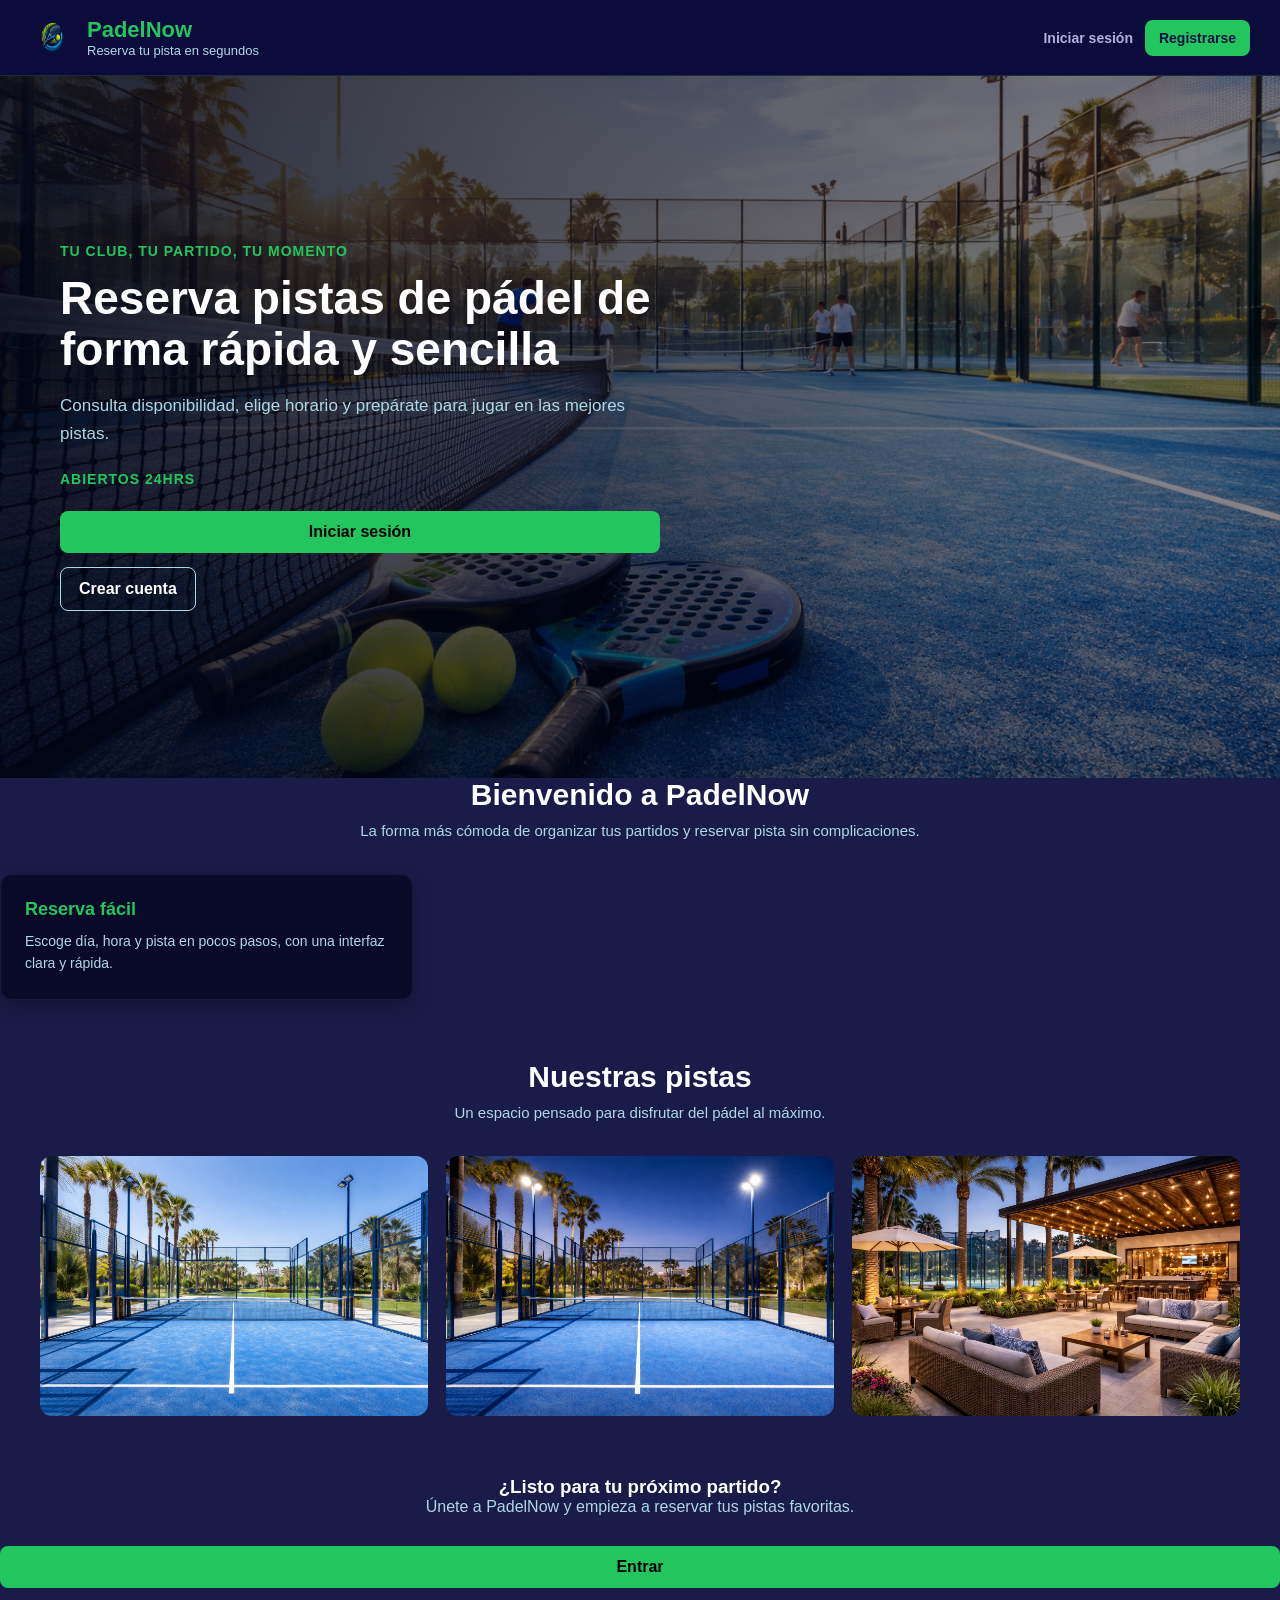
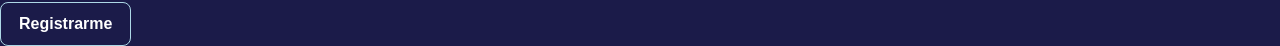
<file: index.html>
<!DOCTYPE html>
<html lang="es">
<head>
  <meta charset="UTF-8">
  <meta name="viewport" content="width=device-width, initial-scale=1.0">
  <title>PadelNow | Inicio</title>
  <link rel="stylesheet" href="styles.css">
</head>
 
<body>
 <header class="header">
  <a href="index.html" class="logo-container" style="text-decoration: none;">
    <img src="img/Logo.png" alt="Logo de PadelNow">
    <div class="brand-text">
      <h1>PadelNow</h1>
      <p class="subtitle">Reserva tu pista en segundos</p>
    </div>
  </a>
  <nav class="top-nav">
    <a href="login.html" class="nav-link">Iniciar sesión</a>
    <a href="register.html" class="nav-link nav-btn">Registrarse</a>
  </nav>
</header>

  <main class="home-page">

    <section class="hero">
      <div class="hero-overlay">
        <div class="hero-content">
          <p class="hero-tag">Tu club, tu partido, tu momento</p>
          <h2>Reserva pistas de pádel de forma rápida y sencilla</h2>
          <p class="hero-text">
            Consulta disponibilidad, elige horario y prepárate para jugar en las mejores pistas.
          </p>
          <p class="hero-tag">Abiertos 24hrs</p>

          <div class="hero-buttons">
            <a href="login.html" class="btn">Iniciar sesión</a>
            <a href="register.html" class="secondary-btn">Crear cuenta</a>
          </div>
        </div>
      </div>
    </section>

    <section class="intro-section">
      <div class="section-title">
        <h3>Bienvenido a PadelNow</h3>
        <p>La forma más cómoda de organizar tus partidos y reservar pista sin complicaciones.</p>
      </div>

      <div class="intro-grid">
        <article class="info-card">
          <h4>Reserva fácil</h4>
          <p>Escoge día, hora y pista en pocos pasos, con una interfaz clara y rápida.</p>
        </article>
      </div>
    </section>

    <section class="gallery-section">
      <div class="section-title">
        <h3>Nuestras pistas</h3>
        <p>Un espacio pensado para disfrutar del pádel al máximo.</p>
      </div>

      <div class="gallery-grid">
        <img src="img/pista1.png" alt="Pista de pádel exterior">
        <img src="img/pista2.png" alt="Pista de pádel con iluminación">
        <img src="img/pista3.png" alt="Zona de descanso del club">
      </div>
    </section>

    <section class="cta-section">
      <div class="cta-box">
        <h3>¿Listo para tu próximo partido?</h3>
        <p>Únete a PadelNow y empieza a reservar tus pistas favoritas.</p>
        <div class="hero-buttons">
          <a href="login.html" class="btn">Entrar</a>
          <a href="register.html" class="secondary-btn">Registrarme</a>
        </div>
      </div>
    </section>

  </main>
</body>
</html>
</file>
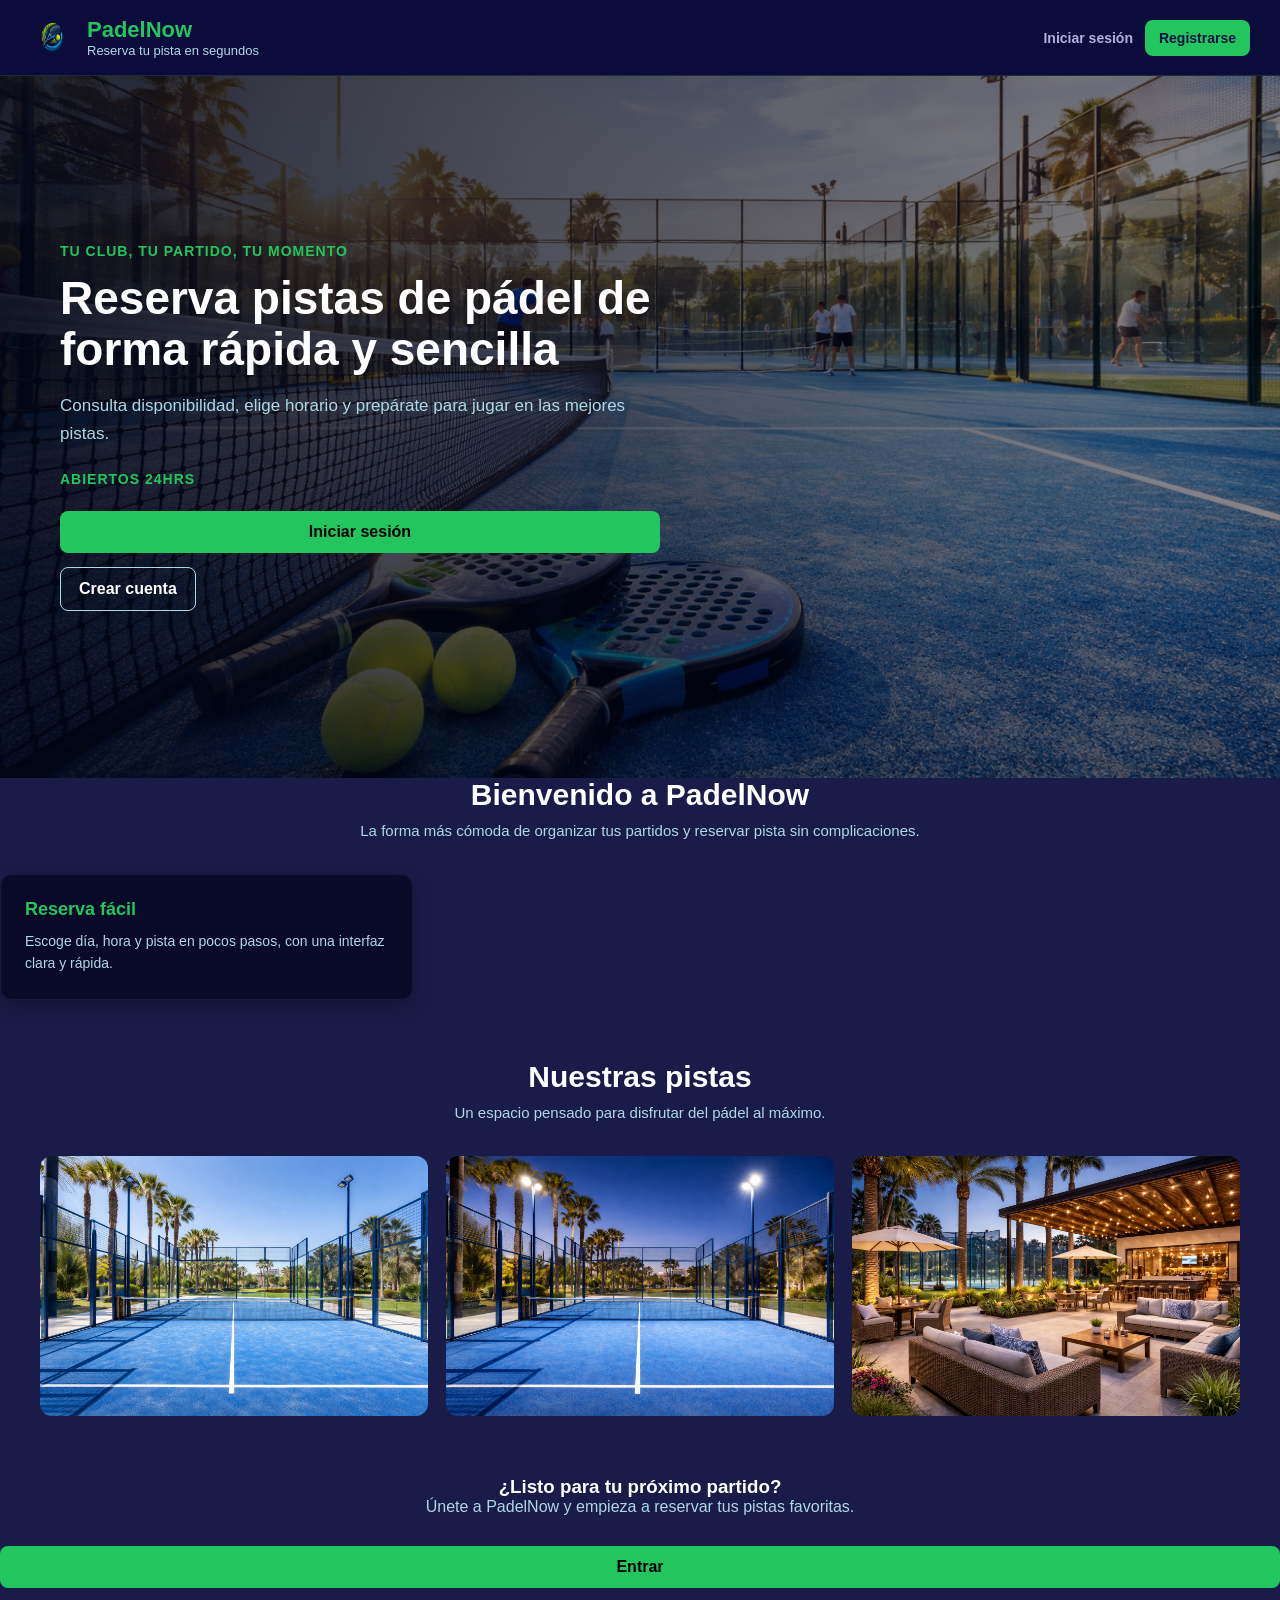
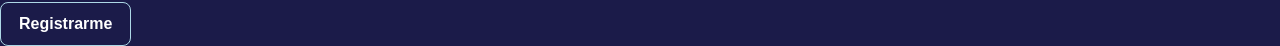
<file: pista-padel-frontend-main/index.html>
<!DOCTYPE html>
<html lang="es">
<head>
  <meta charset="UTF-8">
  <meta name="viewport" content="width=device-width, initial-scale=1.0">
  <title>PadelNow | Inicio</title>
  <link rel="stylesheet" href="styles.css">
</head>

<body>
 <header class="header">
  <a href="index.html" class="logo-container" style="text-decoration: none;">
    <img src="img/Logo.png" alt="Logo de PadelNow">
    <div class="brand-text">
      <h1>PadelNow</h1>
      <p class="subtitle">Reserva tu pista en segundos</p>
    </div>
  </a>
  <nav class="top-nav">
    <a href="login.html" class="nav-link">Iniciar sesión</a>
    <a href="register.html" class="nav-link nav-btn">Registrarse</a>
  </nav>
</header>

  <main class="home-page">

    <section class="hero">
      <div class="hero-overlay">
        <div class="hero-content">
          <p class="hero-tag">Tu club, tu partido, tu momento</p>
          <h2>Reserva pistas de pádel de forma rápida y sencilla</h2>
          <p class="hero-text">
            Consulta disponibilidad, elige horario y prepárate para jugar en las mejores pistas.
          </p>
          <p class="hero-tag">Abiertos 24hrs</p>

          <div class="hero-buttons">
            <a href="login.html" class="btn">Iniciar sesión</a>
            <a href="register.html" class="secondary-btn">Crear cuenta</a>
          </div>
        </div>
      </div>
    </section>

    <section class="intro-section">
      <div class="section-title">
        <h3>Bienvenido a PadelNow</h3>
        <p>La forma más cómoda de organizar tus partidos y reservar pista sin complicaciones.</p>
      </div>

      <div class="intro-grid">
        <article class="info-card">
          <h4>Reserva fácil</h4>
          <p>Escoge día, hora y pista en pocos pasos, con una interfaz clara y rápida.</p>
        </article>
      </div>
    </section>

    <section class="gallery-section">
      <div class="section-title">
        <h3>Nuestras pistas</h3>
        <p>Un espacio pensado para disfrutar del pádel al máximo.</p>
      </div>

      <div class="gallery-grid">
        <img src="img/pista1.png" alt="Pista de pádel exterior">
        <img src="img/pista2.png" alt="Pista de pádel con iluminación">
        <img src="img/pista3.png" alt="Zona de descanso del club">
      </div>
    </section>

    <section class="cta-section">
      <div class="cta-box">
        <h3>¿Listo para tu próximo partido?</h3>
        <p>Únete a PadelNow y empieza a reservar tus pistas favoritas.</p>
        <div class="hero-buttons">
          <a href="login.html" class="btn">Entrar</a>
          <a href="register.html" class="secondary-btn">Registrarme</a>
        </div>
      </div>
    </section>

  </main>
</body>
</html>
</file>
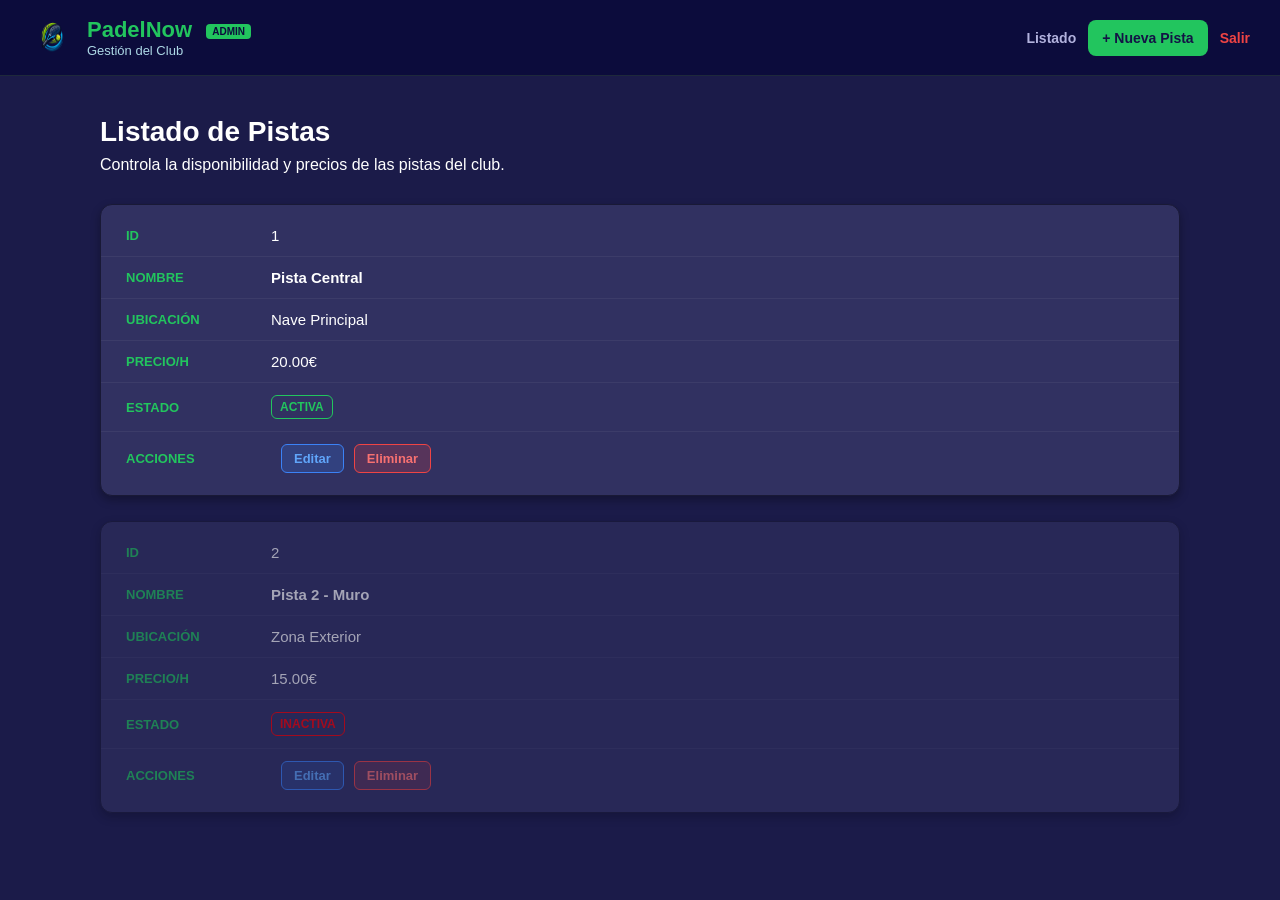
<file: admin-pistas.html>
<!DOCTYPE html>
<html lang="es">
<head>
  <meta charset="UTF-8">
  <meta name="viewport" content="width=device-width, initial-scale=1.0">
  <title>PadelNow | Admin Pistas</title>
  <link rel="stylesheet" href="styles.css">
</head>

<body>
  <header class="header">
  <a href="admin-pistas.html" class="logo-container" style="text-decoration: none;">
    <img src="img/Logo.png" alt="Logo de PadelNow">
    <div class="brand-text">
      <h1>PadelNow <span class="admin-tag">ADMIN</span></h1>
      <p class="subtitle">Gestión del Club</p>
    </div>
  </a>
  <nav class="top-nav">
    <a href="admin-pistas.html" class="nav-link">Listado</a>
    <a href="form-pista.html" class="nav-link nav-btn">+ Nueva Pista</a>
    <a href="login.html" class="nav-link" style="color: #ef4444;">Salir</a>
  </nav>
</header>

  <main class="admin-page">
    <section class="admin-header-section">
      <h2>Listado de Pistas</h2>
      <p>Controla la disponibilidad y precios de las pistas del club.</p>
    </section>

    <div class="table-container">
      <table class="admin-table">
        <thead>
          <tr>
            <th>ID</th>
            <th>Nombre</th>
            <th>Ubicación</th>
            <th>Precio/h</th>
            <th>Estado</th>
            <th>Acciones</th>
          </tr>
        </thead>
        <tbody>
          <tr>
            <td>1</td>
            <td><strong>Pista Central</strong></td>
            <td>Nave Principal</td>
            <td>20.00€</td>
            <td><span class="badge badge-activa">ACTIVA</span></td>
            <td class="actions-cell">
              <a href="form-pista.html?id=1" class="action-btn edit">Editar</a>
              <button class="action-btn delete" onclick="confirmDelete(1, false)">Eliminar</button>
            </td>
          </tr>
          <tr class="row-inactive">
            <td>2</td>
            <td><strong>Pista 2 - Muro</strong></td>
            <td>Zona Exterior</td>
            <td>15.00€</td>
            <td><span class="badge badge-cancelada">INACTIVA</span></td>
            <td class="actions-cell">
              <a href="form-pista.html?id=2" class="action-btn edit">Editar</a>
              <button class="action-btn delete" onclick="confirmDelete(2, true)">Eliminar</button>
            </td>
          </tr>
        </tbody>
      </table>
    </div>
  </main>

  <script>
    function confirmDelete(id, tieneReservas) {
      if (tieneReservas) {
        alert("Aviso: Esta pista tiene reservas futuras. Al 'Eliminar', se desactivará lógicamente (no será visible para usuarios) pero se mantendrá en la base de datos para no perder las reservas.");
      } else {
        confirm("¿Estás seguro de eliminar físicamente la pista " + id + "? Esta acción no se puede deshacer.");
      }
    }
  </script>
</body>
</html>
</file>
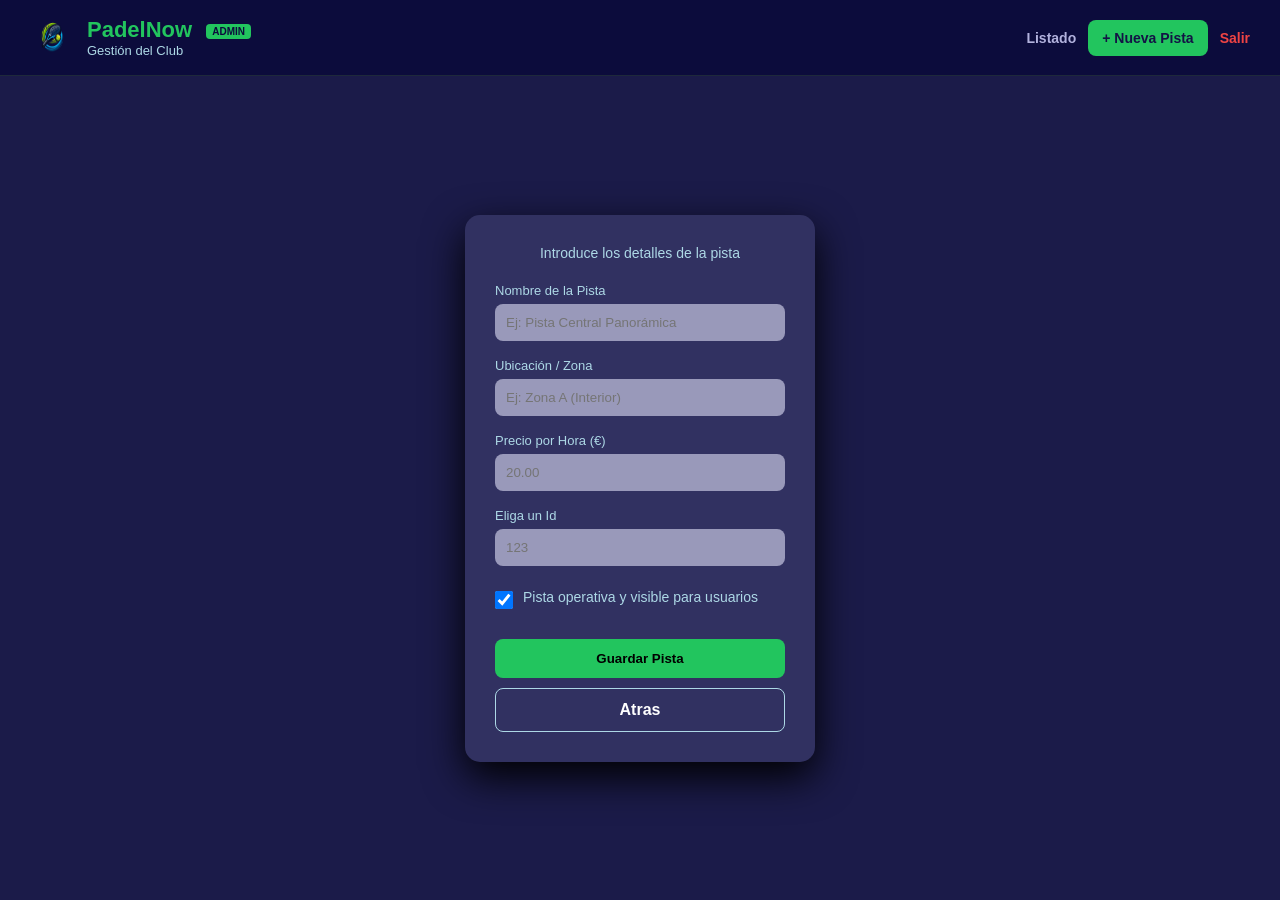
<file: form-pista.html>
<!DOCTYPE html>
<html lang="es">
<head>
  <meta charset="UTF-8">
  <meta name="viewport" content="width=device-width, initial-scale=1.0">
  <title>PadelNow | Configurar Pista</title>
  <link rel="stylesheet" href="styles.css">
</head>

<body>
  <header class="header">
  <a href="admin-pistas.html" class="logo-container" style="text-decoration: none;">
    <img src="img/Logo.png" alt="Logo de PadelNow">
    <div class="brand-text">
      <h1>PadelNow <span class="admin-tag">ADMIN</span></h1>
      <p class="subtitle">Gestión del Club</p>
    </div>
  </a>
  <nav class="top-nav">
    <a href="admin-pistas.html" class="nav-link">Listado</a>
    <a href="form-pista.html" class="nav-link nav-btn">+ Nueva Pista</a>
    <a href="login.html" class="nav-link" style="color: #ef4444;">Salir</a>
  </nav>
</header>

  <main class="main-login">
    <section class="login-container">
      <div class="message">
        <p>Introduce los detalles de la pista</p>
      </div>

      <form id="courtForm">
        <div class="form-group">
          <label for="nombre">Nombre de la Pista</label>
          <input type="text" id="nombre" placeholder="Ej: Pista Central Panorámica" required>
        </div>

        <div class="form-group">
          <label for="ubicacion">Ubicación / Zona</label>
          <input type="text" id="ubicacion" placeholder="Ej: Zona A (Interior)" required>
        </div>

        <div class="form-group">
          <label for="precioHora">Precio por Hora (€)</label>
          <input type="number" id="precioHora" step="0.50" placeholder="20.00" required>
        </div>

        <div class="form-group">
          <label for="Id">Eliga un Id</label>
          <input type="number" id="Id" placeholder="123" required>
        </div>

        <div class="form-group checkbox-group">
          <input type="checkbox" id="activa" checked>
          <label for="activa">Pista operativa y visible para usuarios</label>
        </div>

        <div class="form-actions-row">
          <button type="submit" class="btn">Guardar Pista</button>
          <a href="admin-pistas.html" class="secondary-btn" style="width: 100%; text-align: center; margin-top: 10px;">Atras</a>
        </div>
      </form>
    </section>
  </main>
</body>
</html>
</file>
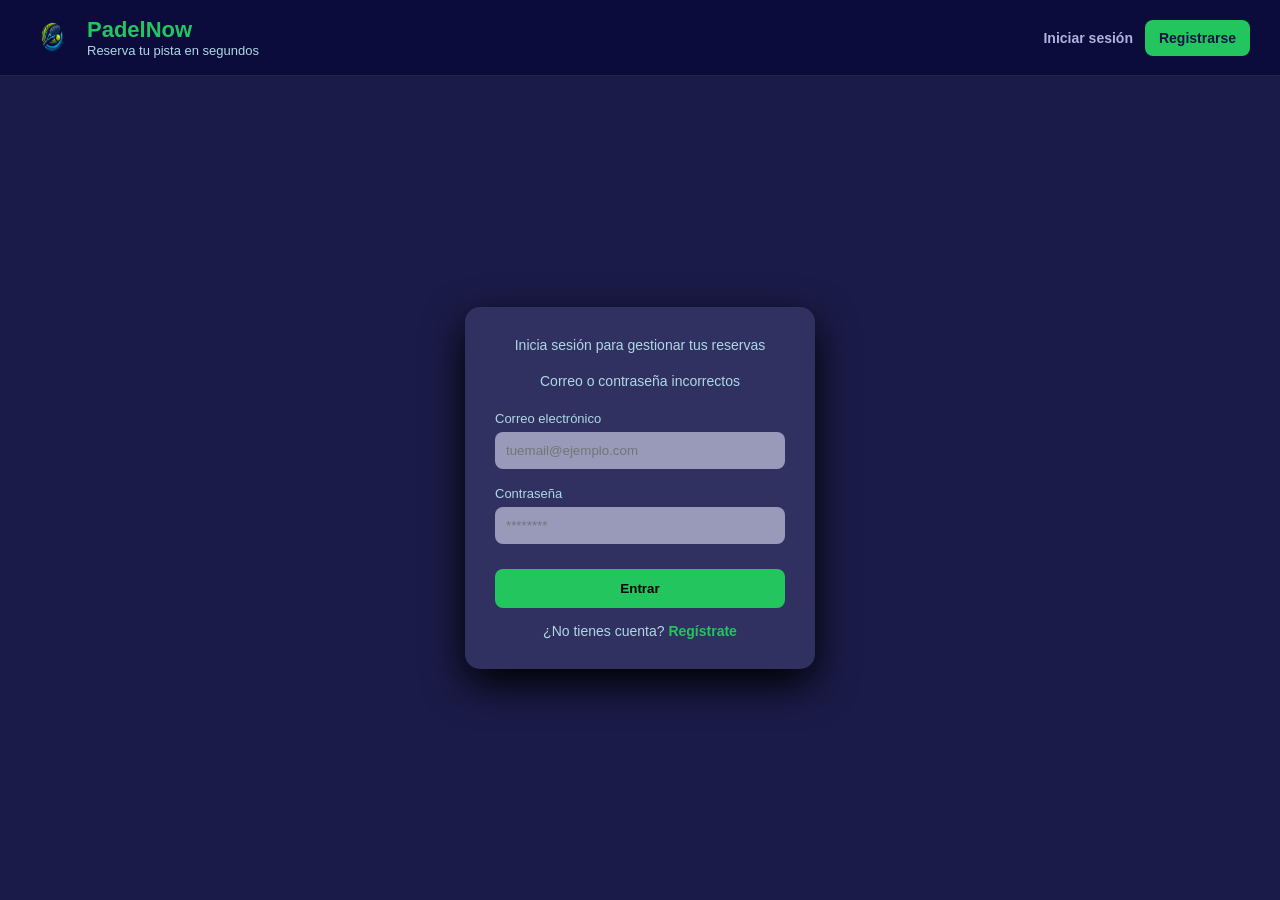
<file: login.html>
<!DOCTYPE html>
<html lang="es">
<head>
  <meta charset="UTF-8">
  <meta name="viewport" content="width=device-width, initial-scale=1.0">
  <title>PadelNow | Login</title>
  <link rel="stylesheet" href="styles.css">
</head>

<body>
  <header class="header">
  <a href="index.html" class="logo-container" style="text-decoration: none;">
    <img src="img/Logo.png" alt="Logo de PadelNow">
    <div class="brand-text">
      <h1>PadelNow</h1>
      <p class="subtitle">Reserva tu pista en segundos</p>
    </div>
  </a>
  <nav class="top-nav">
    <a href="login.html" class="nav-link">Iniciar sesión</a>
    <a href="register.html" class="nav-link nav-btn">Registrarse</a>
  </nav>
</header>

  <main class="main-login">
    <section class="login-container">
      
      <div class="message">
        <p>Inicia sesión para gestionar tus reservas</p>
      </div>
      <div class="message error-message">
        <p>Correo o contraseña incorrectos</p>
      </div>
      
      <form id="loginForm" action="profile.html" method="get">
        <div class="form-group">
          <label for="email">Correo electrónico</label>
          <input
            type="email"
            id="email"
            name="email"
            placeholder="tuemail@ejemplo.com"
            required
          >
        </div>

        <div class="form-group">
          <label for="password">Contraseña</label>
          <input
            type="password"
            id="password"
            name="password"
            placeholder="********"
            required
          >
        </div>

        <button type="submit" class="btn">Entrar</button>
      </form>

      <p class="link-text">
        ¿No tienes cuenta? <a href="register.html">Regístrate</a>
      </p>
    </section>
  </main>
</body>
</html>
</file>
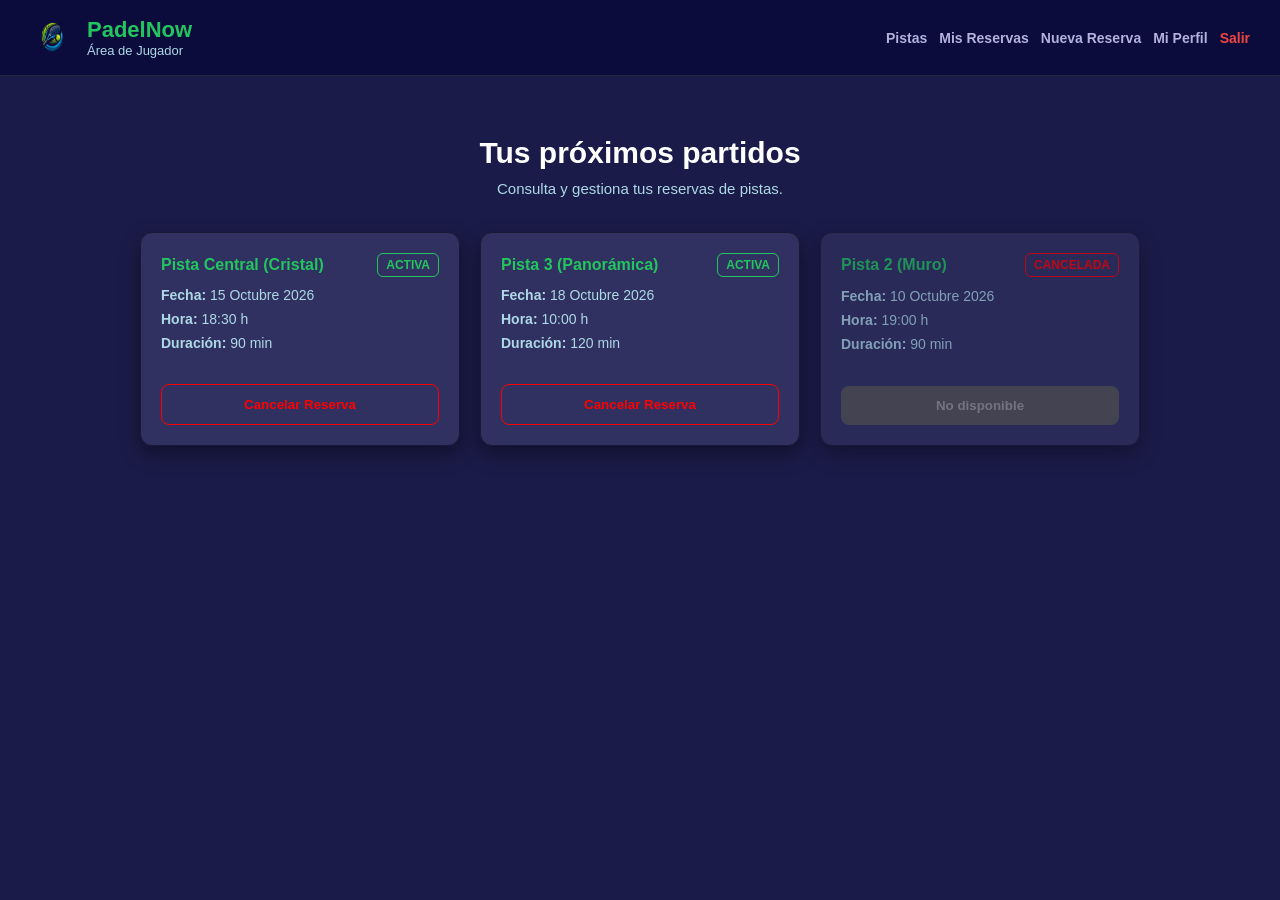
<file: mis-reservas.html>
<!DOCTYPE html>
<html lang="es">
<head>
  <meta charset="UTF-8">
  <meta name="viewport" content="width=device-width, initial-scale=1.0">
  <title>PadelNow | Mis Reservas</title>
  <link rel="stylesheet" href="styles.css">
</head>

<body>
<header class="header">
  <a href="mis-reservas.html" class="logo-container" style="text-decoration: none;">
    <img src="img/Logo.png" alt="Logo de PadelNow">
    <div class="brand-text">
      <h1>PadelNow</h1>
      <p class="subtitle">Área de Jugador</p>
    </div>
  </a>
<nav class="top-nav">
    <a href="pistas.html" class="nav-link">Pistas</a>
    <a href="mis-reservas.html" class="nav-link">Mis Reservas</a>
    <a href="reserva.html" class="nav-link">Nueva Reserva</a>
    <a href="profile.html" class="nav-link">Mi Perfil</a>
    <a href="login.html" class="nav-link" style="color: #ef4444;">Salir</a>

</nav>
  </nav>
</header>

  <main class="reservas-page">
    <div class="section-title" style="margin-top: 40px;">
      <h3>Tus próximos partidos</h3>
      <p>Consulta y gestiona tus reservas de pistas.</p>
    </div>

    <div class="reservas-grid">
      
      <article class="reserva-card">
        <div class="reserva-header">
          <h4>Pista Central (Cristal)</h4>
          <span class="badge badge-activa">ACTIVA</span>
        </div>
        <div class="reserva-body">
          <p><strong>Fecha:</strong> 15 Octubre 2026</p>
          <p><strong>Hora:</strong> 18:30 h</p>
          <p><strong>Duración:</strong> 90 min</p>
        </div>
        <div class="reserva-footer">
          <button class="btn btn-cancelar">Cancelar Reserva</button>
        </div>
      </article>

      <article class="reserva-card">
        <div class="reserva-header">
          <h4>Pista 3 (Panorámica)</h4>
          <span class="badge badge-activa">ACTIVA</span>
        </div>
        <div class="reserva-body">
          <p><strong>Fecha:</strong> 18 Octubre 2026</p>
          <p><strong>Hora:</strong> 10:00 h</p>
          <p><strong>Duración:</strong> 120 min</p>
        </div>
        <div class="reserva-footer">
          <button class="btn btn-cancelar">Cancelar Reserva</button>
        </div>
      </article>

      <article class="reserva-card cancelada">
        <div class="reserva-header">
          <h4>Pista 2 (Muro)</h4>
          <span class="badge badge-cancelada">CANCELADA</span>
        </div>
        <div class="reserva-body">
          <p><strong>Fecha:</strong> 10 Octubre 2026</p>
          <p><strong>Hora:</strong> 19:00 h</p>
          <p><strong>Duración:</strong> 90 min</p>
        </div>
        <div class="reserva-footer">
          <button class="btn" disabled style="background-color: #555; cursor: not-allowed; color: #999;">No disponible</button>
        </div>
      </article>

    </div>
  </main>
</body>
</html>
</file>
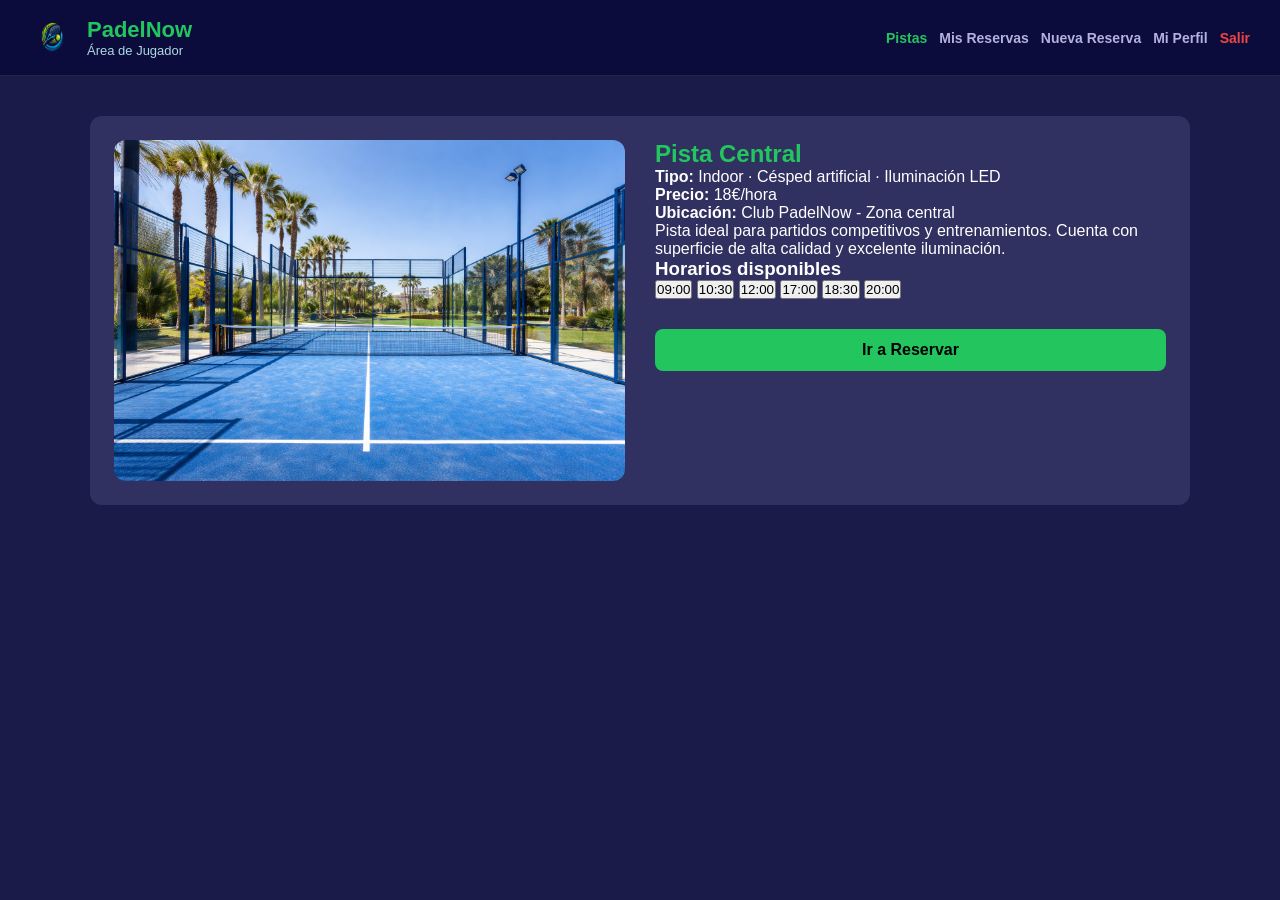
<file: pista-central.html>
<!DOCTYPE html>
<html lang="es">
<head>
    <meta charset="UTF-8">
    <meta name="viewport" content="width=device-width, initial-scale=1.0">
    <title>PadelNow | Pista Central</title>
    <link rel="stylesheet" href="styles.css">
</head>
<body>

<!-- Página: pista-central.html -->

<header class="header">
    <a href="mis-reservas.html" class="logo-container" style="text-decoration: none;">
        <img src="img/Logo.png" alt="Logo de PadelNow">
        <div class="brand-text">
            <h1>PadelNow</h1>
            <p class="subtitle">Área de Jugador</p>
        </div>
    </a>
    <nav class="top-nav">
        <a href="pistas.html" class="nav-link active">Pistas</a>
        <a href="mis-reservas.html" class="nav-link">Mis Reservas</a>
        <a href="reserva.html" class="nav-link">Nueva Reserva</a>
        <a href="profile.html" class="nav-link">Mi Perfil</a>
        <a href="login.html" class="nav-link" style="color: #ef4444;">Salir</a>
    </nav>
</header>

<main class="detalle-page">
    <section class="detalle-card">
        <img src="img/pista1.png" alt="Pista Central">

        <div class="detalle-info">
            <h2>Pista Central</h2>
            <p><strong>Tipo:</strong> Indoor · Césped artificial · Iluminación LED</p>
            <p><strong>Precio:</strong> 18€/hora</p>
            <p><strong>Ubicación:</strong> Club PadelNow - Zona central</p>
            <p>
                Pista ideal para partidos competitivos y entrenamientos.
                Cuenta con superficie de alta calidad y excelente iluminación.
            </p>

           

            <div class="horarios-box">
                <h3>Horarios disponibles</h3>
                <div class="horarios-grid">
                    <button class="hour-btn">09:00</button>
                    <button class="hour-btn">10:30</button>
                    <button class="hour-btn">12:00</button>
                    <button class="hour-btn">17:00</button>
                    <button class="hour-btn">18:30</button>
                    <button class="hour-btn">20:00</button>
                </div>
            </div>

            <div style="margin-top:20px;">
                <a href="reserva.html" class="btn">Ir a Reservar </a>
            </div>
        </div>
    </section>
</main>

</body>
</html>
</file>
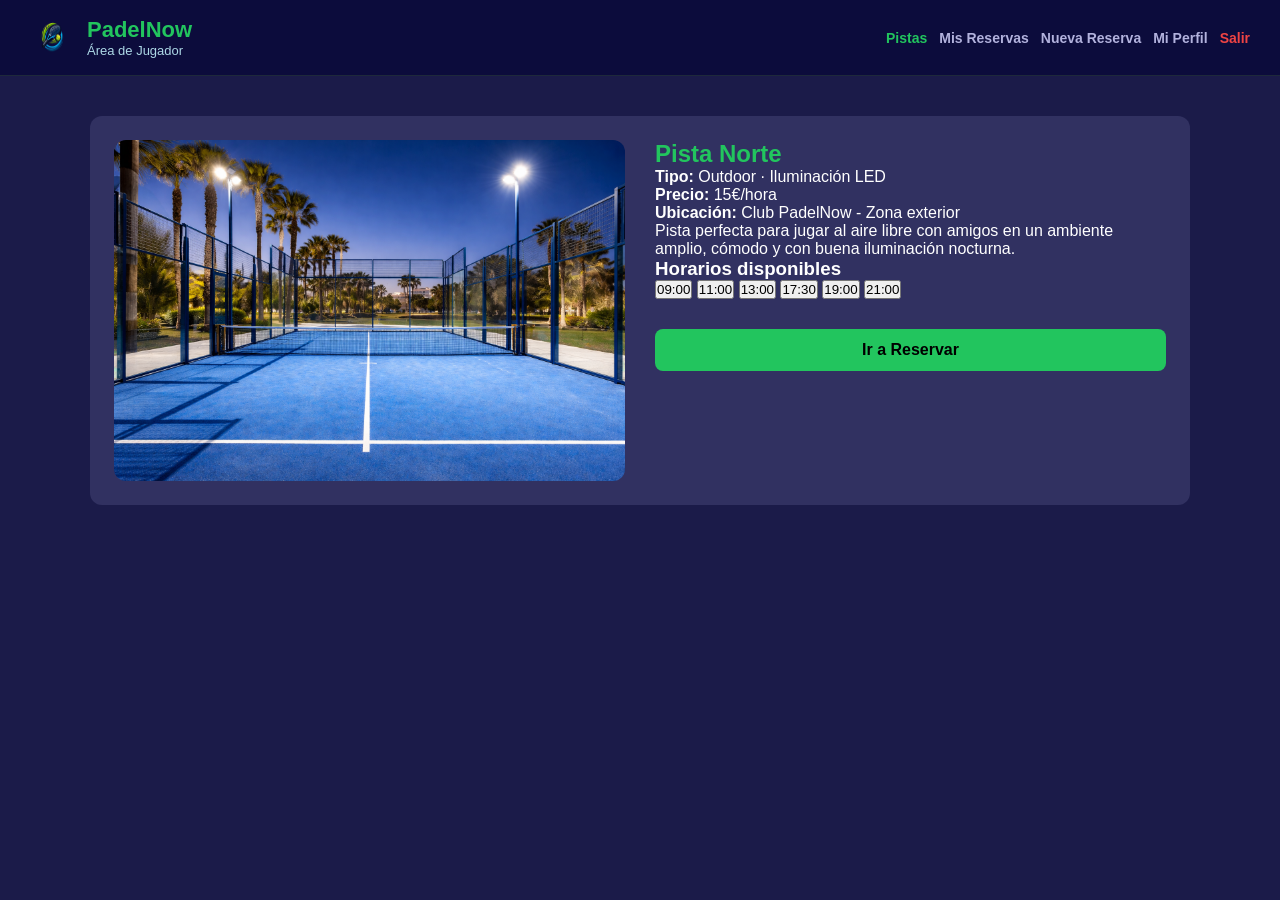
<file: pista-norte.html>
<!DOCTYPE html>
<html lang="es">
<head>
    <meta charset="UTF-8">
    <meta name="viewport" content="width=device-width, initial-scale=1.0">
    <title>PadelNow | Pista Norte</title>
    <link rel="stylesheet" href="styles.css">
</head>
<body>

<!-- Página: pista-norte.html -->

<header class="header">
    <a href="mis-reservas.html" class="logo-container" style="text-decoration: none;">
        <img src="img/Logo.png" alt="Logo de PadelNow">
        <div class="brand-text">
            <h1>PadelNow</h1>
            <p class="subtitle">Área de Jugador</p>
        </div>
    </a>
    <nav class="top-nav">
        <a href="pistas.html" class="nav-link active">Pistas</a>
        <a href="mis-reservas.html" class="nav-link">Mis Reservas</a>
        <a href="reserva.html" class="nav-link">Nueva Reserva</a>
        <a href="profile.html" class="nav-link">Mi Perfil</a>
        <a href="login.html" class="nav-link" style="color: #ef4444;">Salir</a>
    </nav>
</header>

<main class="detalle-page">
    <section class="detalle-card">
        <img src="img/pista2.png" alt="Pista Norte">

        <div class="detalle-info">
            <h2>Pista Norte</h2>
            <p><strong>Tipo:</strong> Outdoor · Iluminación LED</p>
            <p><strong>Precio:</strong> 15€/hora</p>
            <p><strong>Ubicación:</strong> Club PadelNow - Zona exterior</p>
            <p>
                Pista perfecta para jugar al aire libre con amigos en un ambiente amplio,
                cómodo y con buena iluminación nocturna.
            </p>

           

            <div class="horarios-box">
                <h3>Horarios disponibles</h3>
                <div class="horarios-grid">
                    <button class="hour-btn">09:00</button>
                    <button class="hour-btn">11:00</button>
                    <button class="hour-btn">13:00</button>
                    <button class="hour-btn">17:30</button>
                    <button class="hour-btn">19:00</button>
                    <button class="hour-btn">21:00</button>
                </div>
            </div>

            <div style="margin-top:20px;">
                <a href="reserva.html" class="btn">Ir a Reservar </a>
            </div>
        </div>
    </section>
</main>

</body>
</html>
</file>
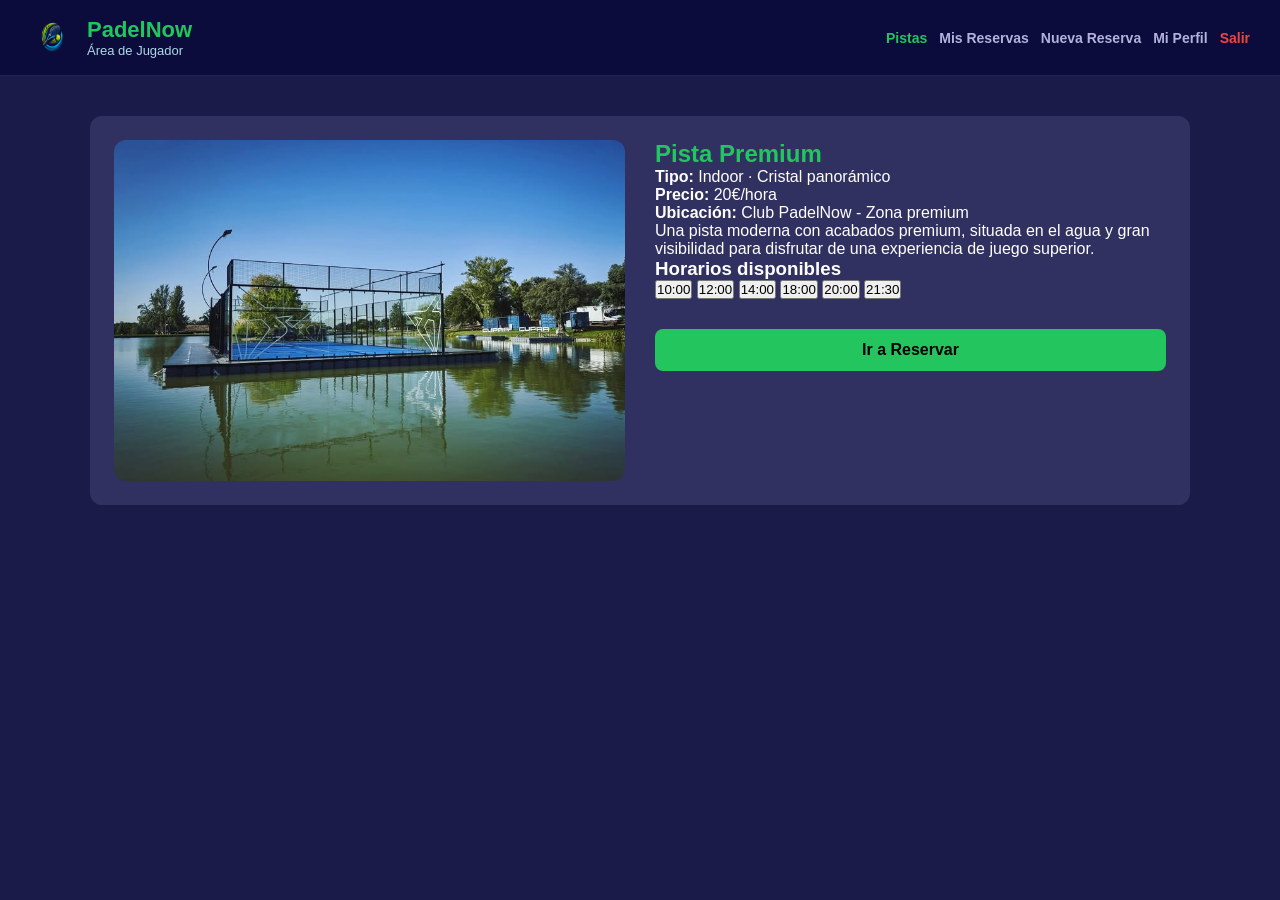
<file: pista-premium.html>
<!DOCTYPE html>
<html lang="es">
<head>
    <meta charset="UTF-8">
    <meta name="viewport" content="width=device-width, initial-scale=1.0">
    <title>PadelNow | Pista Premium</title>
    <link rel="stylesheet" href="styles.css">
</head>
<body>

<!-- Página: pista-premium.html -->

<header class="header">
    <a href="mis-reservas.html" class="logo-container" style="text-decoration: none;">
        <img src="img/Logo.png" alt="Logo de PadelNow">
        <div class="brand-text">
            <h1>PadelNow</h1>
            <p class="subtitle">Área de Jugador</p>
        </div>
    </a>
    <nav class="top-nav">
        <a href="pistas.html" class="nav-link active">Pistas</a>
        <a href="mis-reservas.html" class="nav-link">Mis Reservas</a>
        <a href="reserva.html" class="nav-link">Nueva Reserva</a>
        <a href="profile.html" class="nav-link">Mi Perfil</a>
        <a href="login.html" class="nav-link" style="color: #ef4444;">Salir</a>
    </nav>
</header>

<main class="detalle-page">
    <section class="detalle-card">
        <img src="img/pista3.jpg" alt="Pista Premium">

        <div class="detalle-info">
            <h2>Pista Premium</h2>
            <p><strong>Tipo:</strong> Indoor · Cristal panorámico</p>
            <p><strong>Precio:</strong> 20€/hora</p>
            <p><strong>Ubicación:</strong> Club PadelNow - Zona premium</p>
            <p>
                Una pista moderna con acabados premium, situada en el agua y gran
                visibilidad para disfrutar de una experiencia de juego superior.
            </p>

           

            <div class="horarios-box">
                <h3>Horarios disponibles</h3>
                <div class="horarios-grid">
                    <button class="hour-btn">10:00</button>
                    <button class="hour-btn">12:00</button>
                    <button class="hour-btn">14:00</button>
                    <button class="hour-btn">18:00</button>
                    <button class="hour-btn">20:00</button>
                    <button class="hour-btn">21:30</button>
                </div>
            </div>

            <div style="margin-top:20px;">
                <a href="reserva.html" class="btn">Ir a Reservar </a>
            </div>
        </div>
    </section>
</main>

</body>
</html>
</file>
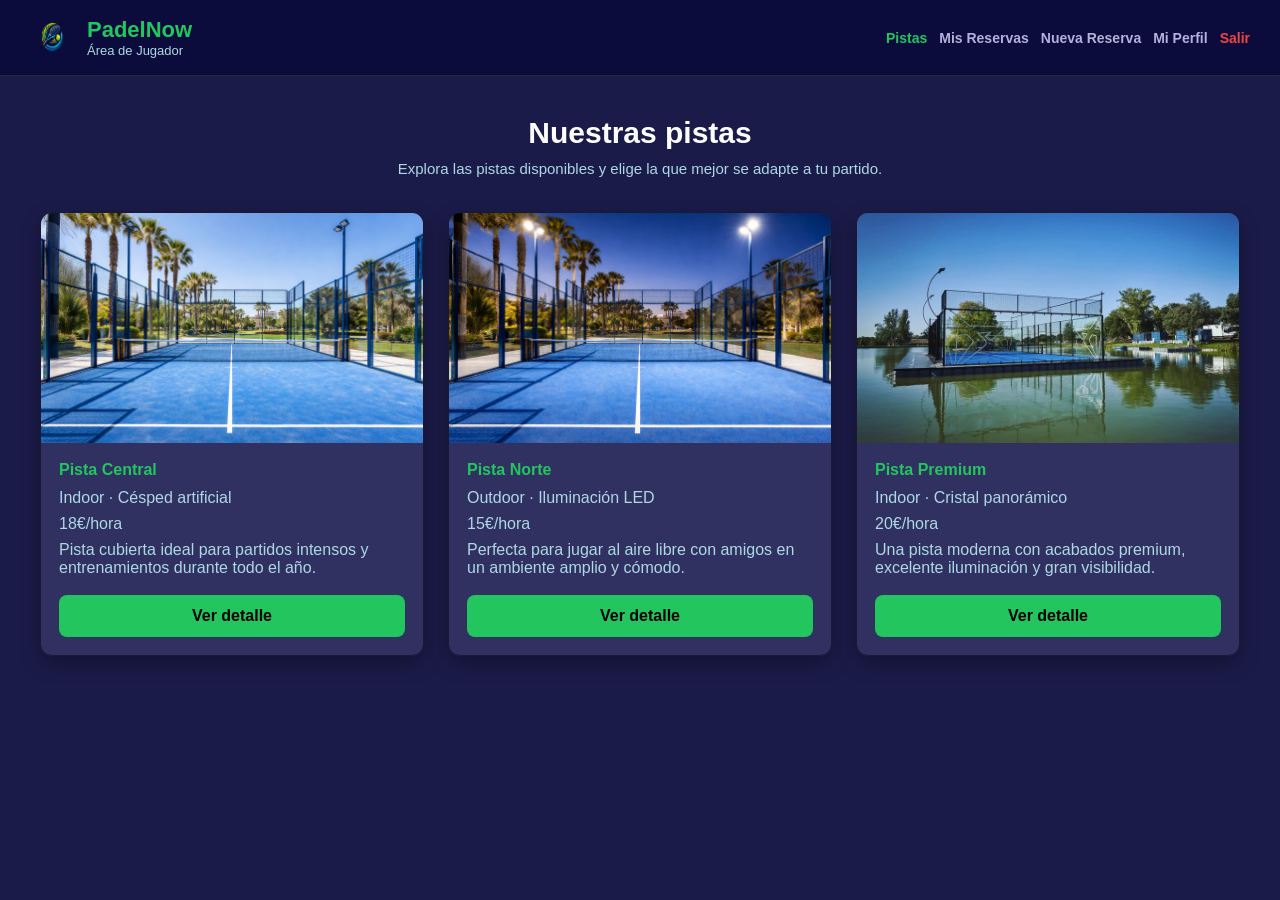
<file: pistas.html>
<!DOCTYPE html>
<html lang="es">
<head>
    <meta charset="UTF-8">
    <meta name="viewport" content="width=device-width, initial-scale=1.0">
    <title>PadelNow | Pistas</title>
    <link rel="stylesheet" href="styles.css">
</head>
<body>

<header class="header">
    <a href="mis-reservas.html" class="logo-container" style="text-decoration: none;">
        <img src="img/Logo.png" alt="Logo de PadelNow">
        <div class="brand-text">
            <h1>PadelNow</h1>
            <p class="subtitle">Área de Jugador</p>
        </div>
    </a>
    <nav class="top-nav">
        <a href="pistas.html" class="nav-link active">Pistas</a>
        <a href="mis-reservas.html" class="nav-link">Mis Reservas</a>
        <a href="reserva.html" class="nav-link">Nueva Reserva</a>
        <a href="profile.html" class="nav-link">Mi Perfil</a>
        <a href="login.html" class="nav-link" style="color: #ef4444;">Salir</a>
    </nav>
</header>

<main class="pistas-page">
    <section class="section-title">
        <h3>Nuestras pistas</h3>
        <p>Explora las pistas disponibles y elige la que mejor se adapte a tu partido.</p>
    </section>

    <section class="pistas-grid">
        <article class="pista-card">
            <img src="img/pista1.png" alt="Pista Central">
            <div class="pista-card-content">
                <h4>Pista Central</h4>
                <p class="pista-info">Indoor · Césped artificial</p>
                <p class="pista-price">18€/hora</p>
                <p class="pista-description">
                    Pista cubierta ideal para partidos intensos y entrenamientos durante todo el año.
                </p>
                <a href="pista-central.html" class="btn">Ver detalle</a>
            </div>
        </article>

        <article class="pista-card">
            <img src="img/pista2.png" alt="Pista Norte">
            <div class="pista-card-content">
                <h4>Pista Norte</h4>
                <p class="pista-info">Outdoor · Iluminación LED</p>
                <p class="pista-price">15€/hora</p>
                <p class="pista-description">
                    Perfecta para jugar al aire libre con amigos en un ambiente amplio y cómodo.
                </p>
                <a href="pista-norte.html" class="btn">Ver detalle</a>
            </div>
        </article>

        <article class="pista-card">
            <img src="img/pista3.jpg" alt="Pista Premium">
            <div class="pista-card-content">
                <h4>Pista Premium</h4>
                <p class="pista-info">Indoor · Cristal panorámico</p>
                <p class="pista-price">20€/hora</p>
                <p class="pista-description">
                    Una pista moderna con acabados premium, excelente iluminación y gran visibilidad.
                </p>
                <a href="pista-premium.html" class="btn">Ver detalle</a>
            </div>
        </article>
    </section>
</main>

</body>
</html>
</file>
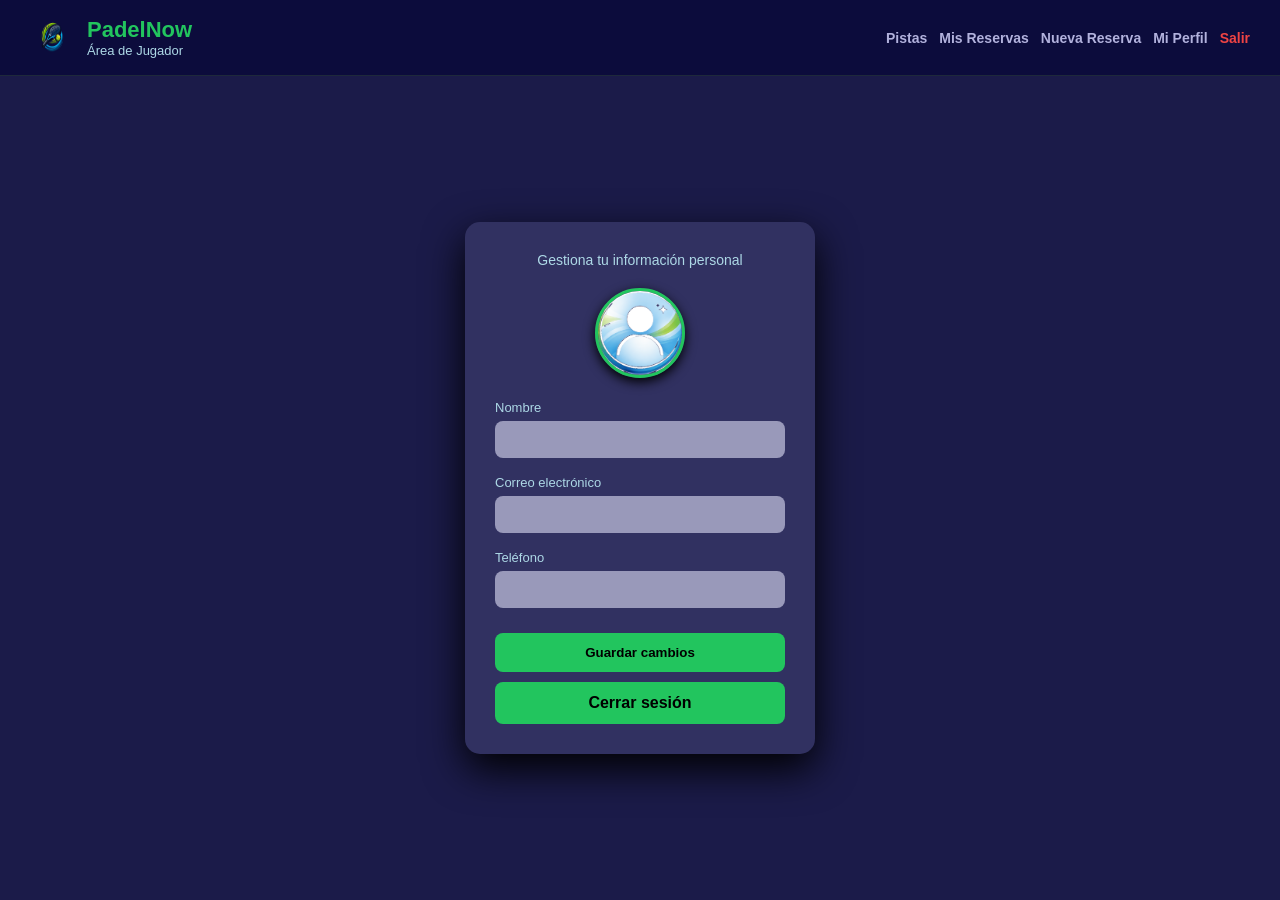
<file: profile.html>
<!DOCTYPE html>
<html lang="es">
<head>
  <meta charset="UTF-8">
  <meta name="viewport" content="width=device-width, initial-scale=1.0">
  <title>PadelNow | Perfil</title>
  <link rel="stylesheet" href="styles.css">
</head>

<body>

  <header class="header">
  <a href="mis-reservas.html" class="logo-container" style="text-decoration: none;">
    <img src="img/Logo.png" alt="Logo de PadelNow">
    <div class="brand-text">
      <h1>PadelNow</h1>
      <p class="subtitle">Área de Jugador</p>
    </div>
  </a>
  <nav class="top-nav">
    <a href="pistas.html" class="nav-link">Pistas</a>
    <a href="mis-reservas.html" class="nav-link">Mis Reservas</a>
    <a href="reserva.html" class="nav-link">Nueva Reserva</a>
    <a href="profile.html" class="nav-link">Mi Perfil</a>
    <a href="login.html" class="nav-link" style="color: #ef4444;">Salir</a>
</nav>
</header>

  <main class="main-login">
    <section class="login-container">

      <div class="message">
        <p>Gestiona tu información personal</p>
      </div>

      <div class="profile-avatar">
        <img src="img/Avatar.png" alt="Avatar usuario">
      </div>

      <form id="profileForm">

        <div class="form-group">
          <label for="name">Nombre</label>
          <input type="text" id="name">
        </div>

        <div class="form-group">
          <label for="email">Correo electrónico</label>
          <input type="email" id="email">
        </div>

        <div class="form-group">
          <label for="phone">Teléfono</label>
          <input type="tel" id="phone">
        </div>

        <button type="submit" class="btn">Guardar cambios</button>
      </form>

      <a href="login.html" class="btn logout-btn">Cerrar sesión</a>

    </section>
  </main>

</body>
</html>
</file>
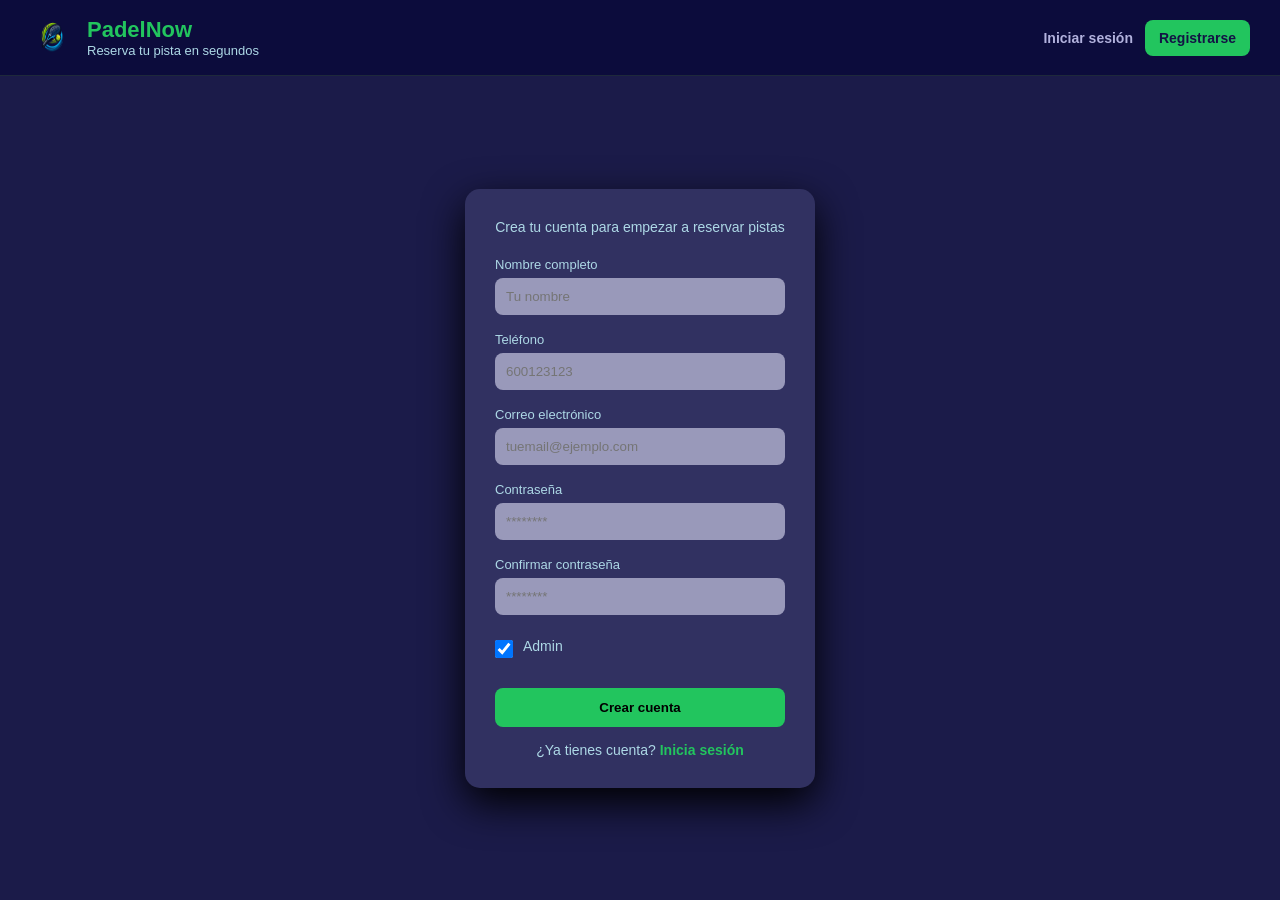
<file: register.html>
<!DOCTYPE html>
<html lang="es">
<head>
  <meta charset="UTF-8">
  <meta name="viewport" content="width=device-width, initial-scale=1.0">
  <title>PadelNow | Registro</title>
  <link rel="stylesheet" href="styles.css">
</head>

<body>
  <header class="header">
  <a href="index.html" class="logo-container" style="text-decoration: none;">
    <img src="img/Logo.png" alt="Logo de PadelNow">
    <div class="brand-text">
      <h1>PadelNow</h1>
      <p class="subtitle">Reserva tu pista en segundos</p>
    </div>
  </a>
  <nav class="top-nav">
    <a href="login.html" class="nav-link">Iniciar sesión</a>
    <a href="register.html" class="nav-link nav-btn">Registrarse</a>
  </nav>
</header>

  <main class="main-login">
    <section class="login-container">
      <div class="message">
        <p>Crea tu cuenta para empezar a reservar pistas</p>
      </div>

      <form id="registerForm">
        <div class="form-group">
          <label for="name">Nombre completo</label>
          <input 
            type="text" 
            id="name" 
            name="name" 
            placeholder="Tu nombre"
            required
          >
        </div>

        <div class="form-group">
          <label for="phone">Teléfono</label>
          <input 
            type="tel" 
            id="phone" 
            name="phone" 
            placeholder="600123123"
            required
          >
        </div>

        <div class="form-group">
          <label for="email">Correo electrónico</label>
          <input 
            type="email" 
            id="email" 
            name="email" 
            placeholder="tuemail@ejemplo.com"
            required
          >
        </div>
        


        <div class="form-group">
          <label for="password">Contraseña</label>
          <input 
            type="password" 
            id="password" 
            name="password" 
            placeholder="********"
            required
          >
        </div>

        <div class="form-group">
          <label for="confirmPassword">Confirmar contraseña</label>
          <input 
            type="password" 
            id="confirmPassword" 
            name="confirmPassword" 
            placeholder="********"
            required
          >
        </div>
        
        
        <div class="form-group checkbox-group">
          <input type="checkbox" id="Admin" checked>
          <label for="Admin">Admin</label>
        </div>


        <button type="submit" class="btn">Crear cuenta</button>
      </form>

      <p class="link-text">
        ¿Ya tienes cuenta? <a href="login.html">Inicia sesión</a>
      </p>
    </section>
  </main>
</file>
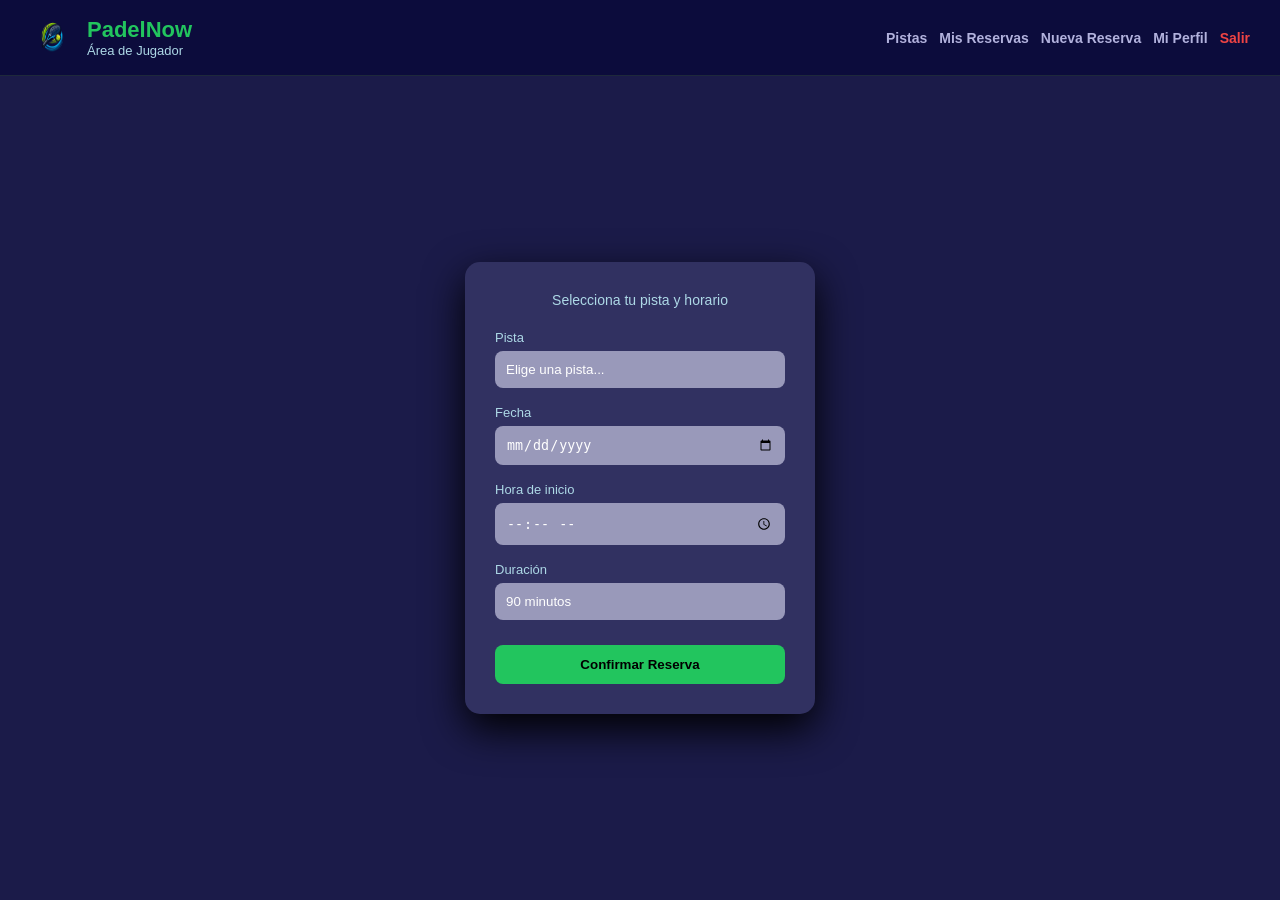
<file: reserva.html>
<!DOCTYPE html>
<html lang="es">
<head>
  <meta charset="UTF-8">
  <meta name="viewport" content="width=device-width, initial-scale=1.0">
  <title>PadelNow | Nueva Reserva</title>
  <link rel="stylesheet" href="styles.css">
</head>

<body>
 <header class="header">
  <a href="mis-reservas.html" class="logo-container" style="text-decoration: none;">
    <img src="img/Logo.png" alt="Logo de PadelNow">
    <div class="brand-text">
      <h1>PadelNow</h1>
      <p class="subtitle">Área de Jugador</p>
    </div>
  </a>
 <nav class="top-nav">
    <a href="pistas.html" class="nav-link">Pistas</a>
    <a href="mis-reservas.html" class="nav-link">Mis Reservas</a>
    <a href="reserva.html" class="nav-link">Nueva Reserva</a>
    <a href="profile.html" class="nav-link">Mi Perfil</a>
    <a href="login.html" class="nav-link" style="color: #ef4444;">Salir</a>
</nav>
</header>

  <main class="main-login">
    <section class="login-container">
      <div class="message">
        <p>Selecciona tu pista y horario</p>
      </div>

      <form id="reservaForm" action="mis-reservas.html" method="get">
        
        <div class="form-group">
          <label for="courtId">Pista</label>
          <select id="courtId" name="courtId" required>
            <option value="" disabled selected>Elige una pista...</option>
            <option value="1">Pista Central (Cristal)</option>
            <option value="2">Pista 2 (Muro)</option>
            <option value="3">Pista 3 (Panorámica)</option>
          </select>
        </div>

        <div class="form-group">
          <label for="date">Fecha</label>
          <input type="date" id="date" name="date" required>
        </div>

        <div class="form-group">
          <label for="startTime">Hora de inicio</label>
          <input type="time" 
          id="startTime" 
          name="startTime" 
          required>
        </div>

        <div class="form-group">
          <label for="durationMinutes">Duración</label>
          <select id="durationMinutes" name="durationMinutes" required>
            <option value="60">60 minutos</option>
            <option value="90" selected>90 minutos</option>
            <option value="120">120 minutos</option>
          </select>
        </div>

        <button type="submit" href="mis-reservas.html" class="btn">Confirmar Reserva</button>
      </form>
    </section>
  </main>
</body>
</html>
</file>
<file: styles.css>
/* RESET */
* {
  margin: 0;
  padding: 0;
  box-sizing: border-box;
}

/* BODY */
body {
  font-family: 'Segoe UI', sans-serif;
  background: rgb(27, 27, 73);
  color: white;
  min-height: 100vh;
  display: flex;
  flex-direction: column;
}

/* HEADER */
.header {
  width: 100%;
  padding: 15px 30px;
  background-color: rgb(12, 12, 60);
  border-bottom: 1px solid #1e293b;
}

.logo-container {
  display: flex;
  align-items: center;
  gap: 12px;
}

.logo-container img {
  width: 45px;
  height: 45px;
}

.brand-text h1 {
  font-size: 22px;
  color: #22c55e;
}

.subtitle {
  font-size: 13px;
  color: lightblue;
}

/* MAIN*/
.main-login {
  flex: 1;
  display: flex;
  justify-content: center;
  align-items: center;
  padding: 20px;
}

/* CAJA LOGIN */
.login-container {
  background-color: rgb(49, 49, 97);
  padding: 30px;
  border-radius: 15px;
  width: 100%;
  max-width: 350px;
  box-shadow: 0 15px 40px black;
  text-align: center;
}

/* MENSAJE */
.message p {
  color: lightblue;
  margin-bottom: 20px;
  font-size: 14px;
}

/* FORMULARIO */
.form-group {
  text-align: left;
  margin-bottom: 15px;
}

.form-group label {
  font-size: 13px;
  color: lightblue;
}

.form-group input {
  width: 100%;
  padding: 10px;
  margin-top: 5px;
  border-radius: 8px;
  border: 1px solid transparent;
  background-color: rgb(153, 153, 186);
  color: white;
  
}

/* EFECTO FOCUS */
.form-group input:focus {
  outline: none;
  border: 1px solid #22c55e;
  box-shadow: 0 0 5px rgb(4, 47, 4);
}

/* BOTÓN */
.btn {
  width: 100%;
  padding: 12px;
  margin-top: 10px;
  background-color: #22c55e;
  border: none;
  border-radius: 8px;
  font-weight: bold;
  }

/* HOVER BOTÓN */
.btn:hover {
  background-color: #16a34a;
  transform: translateY(-1px);
}

/* LINK */
.link-text {
  margin-top: 15px;
  font-size: 14px;
  color: lightblue;
}

.link-text a {
  color: #22c55e;
  text-decoration: none;
  font-weight: bold;
}

.link-text a:hover {
  text-decoration: underline;
}

/* AVATAR PERFIL */
.profile-avatar {
  display: flex;
  justify-content: center;
  margin-bottom: 20px;
}

.profile-avatar img {
  width: 90px;
  height: 90px;
  object-fit: cover;
  border-radius: 50%;
  border: 3px solid #22c55e;
  box-shadow: 0 4px 12px black;
}

.btn {
  width: 100%;
  padding: 12px;
  margin-top: 10px;
  background-color: #22c55e;
  border: none;
  border-radius: 8px;
  font-weight: bold;
    display: inline-block;
  text-align: center;
  text-decoration: none;
  color: black;
}

/* RESPONSIVE */
@media (max-width: 400px) {
  .login-container {
    padding: 20px;
  }

  .brand-text h1 {
    font-size: 18px;
  }
}

/* NAV HEADER */
.header {
  display: flex;
  justify-content: space-between;
  align-items: center;
}

.top-nav {
  display: flex;
  align-items: center;
  gap: 12px;
}

.nav-link {
  color: rgb(178, 178, 221);
  text-decoration: none;
  font-size: 14px;
  font-weight: 600;
}

.nav-link:hover {
  color: #22c55e;
}

.nav-btn {
  background-color: #22c55e;
  color: rgb(19, 19, 69);
  padding: 10px 14px;
  border-radius: 8px;
}

.nav-btn:hover {
  background-color: #16a34a;
  color: rgb(19, 19, 69);
  text-decoration: none;
}

/* HOME */
.home-page {
  width: 100%;
}

/* HERO */
.hero {
  height: 78vh;
  background-image: url("img/Inicio.png");
  background-size: cover;
  background-position: center;
  background-repeat: no-repeat;
}

.hero-overlay {
  width: 100%;
  height: 100%;
  background: linear-gradient(to right, rgba(2, 6, 23, 0.88), rgba(2, 6, 23, 0.45));
  display: flex;
  align-items: center;
  padding: 0 60px;
}

.hero-content {
  max-width: 600px;
}

.hero-tag {
  color: #22c55e;
  font-size: 14px;
  font-weight: bold;
  margin-bottom: 14px;
  text-transform: uppercase;
  letter-spacing: 1px;
}

.hero-content h2 {
  font-size: 46px;
  line-height: 1.1;
  margin-bottom: 18px;
  color: white;
}

.hero-text {
  font-size: 17px;
  color: lightblue;
  line-height: 1.6;
  margin-bottom: 24px;
}

.hero-buttons {
  display: flex;
  gap: 14px;
  flex-wrap: wrap;
}

.secondary-btn {
  display: inline-block;
  padding: 12px 18px;
  border: 1px solid lightblue;
  border-radius: 8px;
  background-color: transparent;
  color: white;
  text-decoration: none;
  font-weight: bold;
  }

.secondary-btn:hover {
  border-color: #22c55e;
  color: #22c55e;
}

/* SECTIONS */
.gallery-section{
  padding: 60px 40px;
}

.section-title {
  text-align: center;
  margin-bottom: 35px;
}

.section-title h3 {
  font-size: 30px;
  margin-bottom: 10px;
  color: white;
}

.section-title p {
  color: lightblue;
  font-size: 15px;
}

/* CARDS */
.intro-grid {
  display: grid;
  grid-template-columns: repeat(3, 1fr);
  gap: 20px;
}

.info-card {
  background-color: rgb(9, 9, 41);
  border: 1px solid rgb(25, 25, 54);
  border-radius: 12px;
  padding: 24px;
  box-shadow: 0 8px 20px rgba(0, 0, 0, 0.25);
}

.info-card h4 {
  color: #22c55e;
  margin-bottom: 10px;
  font-size: 18px;
}

.info-card p {
  color: lightblue;
  font-size: 14px;
  line-height: 1.6;
}

/* GALLERY */
.gallery-grid {
  display: grid;
  grid-template-columns: repeat(3, 1fr);
  gap: 18px;
}

.gallery-grid img {
  width: 100%;
  height: 260px;
  object-fit: cover;
  border-radius: 12px;
  display: block;
}

/* CTA */
.cta-box {
  text-align: center;
}

.cta-box p {
  color: lightblue;
  margin-bottom: 20px;
}


/* RESPONSIVE */
@media (max-width: 900px) {
  .intro-grid,
  .gallery-grid {
    grid-template-columns: 1fr;
  }

  .hero {
    height: auto;
    min-height: 70vh;
  }

  .hero-overlay {
    padding: 50px 24px;
  }

  .hero-content h2 {
    font-size: 34px;
  }

  .header {
    flex-direction: column;
    align-items: flex-start;
    gap: 16px;
  }

  .top-nav {
    width: 100%;
    justify-content: flex-start;
    flex-wrap: wrap;
  }
}

@media (max-width: 520px) {
  .intro-section,
  .gallery-section
   {
    padding: 40px 20px;
  }

  .hero-content h2 {
    font-size: 28px;
  }

  .hero-text {
    font-size: 15px;
  }
}

/* --- AÑADIDOS PARA RESERVAS --- */

/* Estilos para los Selects (para que coincidan con los inputs existentes) */
.form-group select {
  width: 100%;
  padding: 10px;
  margin-top: 5px;
  border-radius: 8px;
  border: 1px solid transparent;
  background-color: rgb(153, 153, 186);
  color: white; /* Ajuste para que el texto sea visible */
  appearance: none; /* Quita la flecha por defecto en algunos navegadores */
}

.form-group select:focus {
  outline: none;
  border: 1px solid #22c55e;
  box-shadow: 0 0 5px rgb(4, 47, 4);
}

.form-group select option {
  background-color: rgb(49, 49, 97);
  color: white;
}

/* Layout de la página Mis Reservas */
.reservas-page {
  padding: 20px 40px 60px 40px;
  flex: 1;
}

.reservas-grid {
  display: grid;
  grid-template-columns: repeat(auto-fill, minmax(300px, 1fr));
  gap: 20px;
  max-width: 1000px;
  margin: 0 auto;
}

/* Tarjeta de Reserva */
.reserva-card {
  background-color: rgb(49, 49, 97); /* Mismo fondo que la caja de login */
  border: 1px solid rgb(25, 25, 54);
  border-radius: 12px;
  padding: 20px;
  box-shadow: 0 8px 20px rgba(0, 0, 0, 0.4);
  display: flex;
  flex-direction: column;
  justify-content: space-between;
}

.reserva-card.cancelada {
  opacity: 0.7;
}

.reserva-header {
  display: flex;
  justify-content: space-between;
  align-items: center;  
  padding-bottom: 10px;
}

.reserva-header h4 {
  color: #22c55e;
  font-size: 16px;
}

.reserva-body p {
  color: lightblue;
  font-size: 14px;
  margin-bottom: 8px;
}

.reserva-footer {
  margin-top: 15px;
}

/* Etiquetas de estado (Badges) */
.badge {
  padding: 4px 8px;
  border-radius: 6px;
  font-size: 12px;
  font-weight: bold;
  border:1px solid;
}

.badge-activa {

  color: #22c55e;
  border-color: #22c55e;
}

.badge-cancelada {

  color: #ff0000;
  border-color: #ff0000;
}

/* Botón de Cancelar */
.btn-cancelar {
  background-color: transparent;
  color: #ff0000;
  border: 1px solid #ff0000;
}

.btn-cancelar:hover {
  background-color: #ff0000;
  color: white;
}

/* --- ESTILOS ADMIN --- */

.admin-tag {
  font-size: 10px;
  background-color: #22c55e;
  color: #0c0c3c;
  padding: 2px 6px;
  border-radius: 4px;
  vertical-align: middle;
  margin-left: 8px;
}

.admin-page {
  padding: 40px 60px;
  max-width: 1200px;
  margin: 0 auto;
  width: 100%;
}

.admin-header-section {
  margin-bottom: 30px;
}

.admin-header-section h2 {
  font-size: 28px;
  margin-bottom: 8px;
}

/* Quitar el fondo de la caja contenedora para que las tarjetas se vean sueltas */
.table-container {
  background-color: transparent;
  box-shadow: none;
  border-radius: 0;
}

/* Evitar que la tabla obligue a las filas a pegarse */
.admin-table {
  border-collapse: separate;
}
/* Rompemos el formato tabla tradicional */
.admin-table, 
.admin-table tbody, 
.admin-table tr, 
.admin-table td {
  display: block;
  width: 100%;
}

/* Fuerza a ocultar la cabecera por completo */
.admin-table thead {
  display: none !important;
}

/* Diseño de cada fila como tarjeta (¡Añadimos tbody para que ignore la cabecera!) */
.admin-table tbody tr {
  margin-bottom: 25px;
  background-color: rgb(49, 49, 97);
  border-radius: 12px;
  border: 1px solid rgb(25, 25, 54);
  box-shadow: 0 4px 10px rgba(0,0,0,0.3);
  padding: 10px 0;
}

/* Fila inactiva atenuada */
.row-inactive {
  opacity: 0.6;
}

/* Alineación de las celdas juntas (sin separación extrema) */
.admin-table td {
  display: flex;
  justify-content: flex-start; /* <--- Esto agrupa el texto hacia la izquierda */
  align-items: center;
  padding: 12px 25px;
  border-bottom: 1px solid rgba(255, 255, 255, 0.05);
  font-size: 15px;
}

.admin-table td:last-child {
  border-bottom: none;
}

/* Etiquetas inyectadas (ID, Nombre, etc.) */
.admin-table td::before {
  font-weight: bold;
  color: #22c55e;
  font-size: 13px;
  text-transform: uppercase;
  min-width: 130px; /* <--- Esto crea una columna invisible que alinea todas las etiquetas */
  margin-right: 15px;
}

/* Textos de cada etiqueta */
.admin-table td:nth-child(1)::before { content: "ID"; }
.admin-table td:nth-child(2)::before { content: "Nombre"; }
.admin-table td:nth-child(3)::before { content: "Ubicación"; }
.admin-table td:nth-child(4)::before { content: "Precio/h"; }
.admin-table td:nth-child(5)::before { content: "Estado"; }
.admin-table td:nth-child(6)::before { content: "Acciones"; }

/* Botones alineados a la izquierda junto al texto */
.actions-cell {
  gap: 10px;
}

/* Botones de Acción en Tabla */
.actions-cell {
  display: flex;
  gap: 10px;
}

.action-btn {
  padding: 6px 12px;
  border-radius: 6px;
  text-decoration: none;
  font-size: 13px;
  font-weight: bold;
  cursor: pointer;
  border: none;
}

.action-btn.edit {
  background-color: rgba(59, 130, 246, 0.2);
  color: #60a5fa;
  border: 1px solid #3b82f6;
}

.action-btn.delete {
  background-color: rgba(239, 68, 68, 0.2);
  color: #f87171;
  border: 1px solid #ef4444;
}

.action-btn:hover {
  filter: brightness(1.2);
}

/* Checkbox Styling */
.checkbox-group {
  display: flex;
  align-items: center;
  gap: 10px;
  margin: 20px 0;
}

.checkbox-group input {
  width: 18px;
  height: 18px;
  cursor: pointer;
}

.checkbox-group label {
  font-size: 14px;
  cursor: pointer;
}
/* =========================
   PERSONA 2 - PISTAS
========================= */

.nav-link.active {
  color: #22c55e;
}

.pistas-page,
.detalle-page {
  width: 100%;
  flex: 1;
  padding: 40px 30px 60px 30px;
}

.pistas-grid {
  display: grid;
  grid-template-columns: repeat(auto-fit, minmax(280px, 1fr));
  gap: 24px;
  max-width: 1200px;
  margin: 0 auto;
}

.pista-card {
  background-color: rgb(49, 49, 97);
  border: 1px solid rgb(25, 25, 54);
  border-radius: 12px;
  overflow: hidden;
  box-shadow: 0 8px 20px rgba(0, 0, 0, 0.3);
  display: flex;
  flex-direction: column;
}

.pista-card img {
  width: 100%;
  height: 230px;
  object-fit: cover;
}

.pista-card-content {
  padding: 18px;
}

.pista-card-content h4 {
  color: #22c55e;
  margin-bottom: 10px;
}

.pista-info,
.pista-price,
.pista-description {
  color: lightblue;
  margin-bottom: 8px;
}

.detalle-card {
  max-width: 1100px;
  margin: 0 auto;
  display: grid;
  grid-template-columns: 1fr 1fr;
  gap: 30px;
  background-color: rgb(49, 49, 97);
  border-radius: 12px;
  padding: 24px;
}

.detalle-card img {
  width: 100%;
  border-radius: 12px;
}

.detalle-info h2 {
  color: #22c55e;
}
</file>
<file: pista-padel-frontend-main/styles.css>
/* RESET */
* {
  margin: 0;
  padding: 0;
  box-sizing: border-box;
}

/* BODY */
body {
  font-family: 'Segoe UI', sans-serif;
  background: rgb(27, 27, 73);
  color: white;
  min-height: 100vh;
  display: flex;
  flex-direction: column;
}

/* HEADER */
.header {
  width: 100%;
  padding: 15px 30px;
  background-color: rgb(12, 12, 60);
  border-bottom: 1px solid #1e293b;
}

.logo-container {
  display: flex;
  align-items: center;
  gap: 12px;
}

.logo-container img {
  width: 45px;
  height: 45px;
}

.brand-text h1 {
  font-size: 22px;
  color: #22c55e;
}

.subtitle {
  font-size: 13px;
  color: lightblue;
}

/* MAIN*/
.main-login {
  flex: 1;
  display: flex;
  justify-content: center;
  align-items: center;
  padding: 20px;
}

/* CAJA LOGIN */
.login-container {
  background-color: rgb(49, 49, 97);
  padding: 30px;
  border-radius: 15px;
  width: 100%;
  max-width: 350px;
  box-shadow: 0 15px 40px black;
  text-align: center;
}

/* MENSAJE */
.message p {
  color: lightblue;
  margin-bottom: 20px;
  font-size: 14px;
}

/* FORMULARIO */
.form-group {
  text-align: left;
  margin-bottom: 15px;
}

.form-group label {
  font-size: 13px;
  color: lightblue;
}

.form-group input {
  width: 100%;
  padding: 10px;
  margin-top: 5px;
  border-radius: 8px;
  border: 1px solid transparent;
  background-color: rgb(153, 153, 186);
  color: white;
  
}

/* EFECTO FOCUS */
.form-group input:focus {
  outline: none;
  border: 1px solid #22c55e;
  box-shadow: 0 0 5px rgb(4, 47, 4);
}

/* BOTÓN */
.btn {
  width: 100%;
  padding: 12px;
  margin-top: 10px;
  background-color: #22c55e;
  border: none;
  border-radius: 8px;
  font-weight: bold;
  }

/* HOVER BOTÓN */
.btn:hover {
  background-color: #16a34a;
  transform: translateY(-1px);
}

/* LINK */
.link-text {
  margin-top: 15px;
  font-size: 14px;
  color: lightblue;
}

.link-text a {
  color: #22c55e;
  text-decoration: none;
  font-weight: bold;
}

.link-text a:hover {
  text-decoration: underline;
}

/* AVATAR PERFIL */
.profile-avatar {
  display: flex;
  justify-content: center;
  margin-bottom: 20px;
}

.profile-avatar img {
  width: 90px;
  height: 90px;
  object-fit: cover;
  border-radius: 50%;
  border: 3px solid #22c55e;
  box-shadow: 0 4px 12px black;
}

.btn {
  width: 100%;
  padding: 12px;
  margin-top: 10px;
  background-color: #22c55e;
  border: none;
  border-radius: 8px;
  font-weight: bold;
    display: inline-block;
  text-align: center;
  text-decoration: none;
  color: black;
}

/* RESPONSIVE */
@media (max-width: 400px) {
  .login-container {
    padding: 20px;
  }

  .brand-text h1 {
    font-size: 18px;
  }
}

/* NAV HEADER */
.header {
  display: flex;
  justify-content: space-between;
  align-items: center;
}

.top-nav {
  display: flex;
  align-items: center;
  gap: 12px;
}

.nav-link {
  color: rgb(178, 178, 221);
  text-decoration: none;
  font-size: 14px;
  font-weight: 600;
}

.nav-link:hover {
  color: #22c55e;
}

.nav-btn {
  background-color: #22c55e;
  color: rgb(19, 19, 69);
  padding: 10px 14px;
  border-radius: 8px;
}

.nav-btn:hover {
  background-color: #16a34a;
  color: rgb(19, 19, 69);
  text-decoration: none;
}

/* HOME */
.home-page {
  width: 100%;
}

/* HERO */
.hero {
  height: 78vh;
  background-image: url("img/Inicio.png");
  background-size: cover;
  background-position: center;
  background-repeat: no-repeat;
}

.hero-overlay {
  width: 100%;
  height: 100%;
  background: linear-gradient(to right, rgba(2, 6, 23, 0.88), rgba(2, 6, 23, 0.45));
  display: flex;
  align-items: center;
  padding: 0 60px;
}

.hero-content {
  max-width: 600px;
}

.hero-tag {
  color: #22c55e;
  font-size: 14px;
  font-weight: bold;
  margin-bottom: 14px;
  text-transform: uppercase;
  letter-spacing: 1px;
}

.hero-content h2 {
  font-size: 46px;
  line-height: 1.1;
  margin-bottom: 18px;
  color: white;
}

.hero-text {
  font-size: 17px;
  color: lightblue;
  line-height: 1.6;
  margin-bottom: 24px;
}

.hero-buttons {
  display: flex;
  gap: 14px;
  flex-wrap: wrap;
}

.secondary-btn {
  display: inline-block;
  padding: 12px 18px;
  border: 1px solid lightblue;
  border-radius: 8px;
  background-color: transparent;
  color: white;
  text-decoration: none;
  font-weight: bold;
  }

.secondary-btn:hover {
  border-color: #22c55e;
  color: #22c55e;
}

/* SECTIONS */
.gallery-section{
  padding: 60px 40px;
}

.section-title {
  text-align: center;
  margin-bottom: 35px;
}

.section-title h3 {
  font-size: 30px;
  margin-bottom: 10px;
  color: white;
}

.section-title p {
  color: lightblue;
  font-size: 15px;
}

/* CARDS */
.intro-grid {
  display: grid;
  grid-template-columns: repeat(3, 1fr);
  gap: 20px;
}

.info-card {
  background-color: rgb(9, 9, 41);
  border: 1px solid rgb(25, 25, 54);
  border-radius: 12px;
  padding: 24px;
  box-shadow: 0 8px 20px rgba(0, 0, 0, 0.25);
}

.info-card h4 {
  color: #22c55e;
  margin-bottom: 10px;
  font-size: 18px;
}

.info-card p {
  color: lightblue;
  font-size: 14px;
  line-height: 1.6;
}

/* GALLERY */
.gallery-grid {
  display: grid;
  grid-template-columns: repeat(3, 1fr);
  gap: 18px;
}

.gallery-grid img {
  width: 100%;
  height: 260px;
  object-fit: cover;
  border-radius: 12px;
  display: block;
}

/* CTA */
.cta-box {
  text-align: center;
}

.cta-box p {
  color: lightblue;
  margin-bottom: 20px;
}


/* RESPONSIVE */
@media (max-width: 900px) {
  .intro-grid,
  .gallery-grid {
    grid-template-columns: 1fr;
  }

  .hero {
    height: auto;
    min-height: 70vh;
  }

  .hero-overlay {
    padding: 50px 24px;
  }

  .hero-content h2 {
    font-size: 34px;
  }

  .header {
    flex-direction: column;
    align-items: flex-start;
    gap: 16px;
  }

  .top-nav {
    width: 100%;
    justify-content: flex-start;
    flex-wrap: wrap;
  }
}

@media (max-width: 520px) {
  .intro-section,
  .gallery-section
   {
    padding: 40px 20px;
  }

  .hero-content h2 {
    font-size: 28px;
  }

  .hero-text {
    font-size: 15px;
  }
}

/* --- AÑADIDOS PARA RESERVAS --- */

/* Estilos para los Selects (para que coincidan con los inputs existentes) */
.form-group select {
  width: 100%;
  padding: 10px;
  margin-top: 5px;
  border-radius: 8px;
  border: 1px solid transparent;
  background-color: rgb(153, 153, 186);
  color: white; /* Ajuste para que el texto sea visible */
  appearance: none; /* Quita la flecha por defecto en algunos navegadores */
}

.form-group select:focus {
  outline: none;
  border: 1px solid #22c55e;
  box-shadow: 0 0 5px rgb(4, 47, 4);
}

.form-group select option {
  background-color: rgb(49, 49, 97);
  color: white;
}

/* Layout de la página Mis Reservas */
.reservas-page {
  padding: 20px 40px 60px 40px;
  flex: 1;
}

.reservas-grid {
  display: grid;
  grid-template-columns: repeat(auto-fill, minmax(300px, 1fr));
  gap: 20px;
  max-width: 1000px;
  margin: 0 auto;
}

/* Tarjeta de Reserva */
.reserva-card {
  background-color: rgb(49, 49, 97); /* Mismo fondo que la caja de login */
  border: 1px solid rgb(25, 25, 54);
  border-radius: 12px;
  padding: 20px;
  box-shadow: 0 8px 20px rgba(0, 0, 0, 0.4);
  display: flex;
  flex-direction: column;
  justify-content: space-between;
}

.reserva-card.cancelada {
  opacity: 0.7;
}

.reserva-header {
  display: flex;
  justify-content: space-between;
  align-items: center;  
  padding-bottom: 10px;
}

.reserva-header h4 {
  color: #22c55e;
  font-size: 16px;
}

.reserva-body p {
  color: lightblue;
  font-size: 14px;
  margin-bottom: 8px;
}

.reserva-footer {
  margin-top: 15px;
}

/* Etiquetas de estado (Badges) */
.badge {
  padding: 4px 8px;
  border-radius: 6px;
  font-size: 12px;
  font-weight: bold;
  border:1px solid;
}

.badge-activa {

  color: #22c55e;
  border-color: #22c55e;
}

.badge-cancelada {

  color: #ff0000;
  border-color: #ff0000;
}

/* Botón de Cancelar */
.btn-cancelar {
  background-color: transparent;
  color: #ff0000;
  border: 1px solid #ff0000;
}

.btn-cancelar:hover {
  background-color: #ff0000;
  color: white;
}

/* --- ESTILOS ADMIN --- */

.admin-tag {
  font-size: 10px;
  background-color: #22c55e;
  color: #0c0c3c;
  padding: 2px 6px;
  border-radius: 4px;
  vertical-align: middle;
  margin-left: 8px;
}

.admin-page {
  padding: 40px 60px;
  max-width: 1200px;
  margin: 0 auto;
  width: 100%;
}

.admin-header-section {
  margin-bottom: 30px;
}

.admin-header-section h2 {
  font-size: 28px;
  margin-bottom: 8px;
}

/* Quitar el fondo de la caja contenedora para que las tarjetas se vean sueltas */
.table-container {
  background-color: transparent;
  box-shadow: none;
  border-radius: 0;
}

/* Evitar que la tabla obligue a las filas a pegarse */
.admin-table {
  border-collapse: separate;
}
/* Rompemos el formato tabla tradicional */
.admin-table, 
.admin-table tbody, 
.admin-table tr, 
.admin-table td {
  display: block;
  width: 100%;
}

/* Fuerza a ocultar la cabecera por completo */
.admin-table thead {
  display: none !important;
}

/* Diseño de cada fila como tarjeta (¡Añadimos tbody para que ignore la cabecera!) */
.admin-table tbody tr {
  margin-bottom: 25px;
  background-color: rgb(49, 49, 97);
  border-radius: 12px;
  border: 1px solid rgb(25, 25, 54);
  box-shadow: 0 4px 10px rgba(0,0,0,0.3);
  padding: 10px 0;
}

/* Fila inactiva atenuada */
.row-inactive {
  opacity: 0.6;
}

/* Alineación de las celdas juntas (sin separación extrema) */
.admin-table td {
  display: flex;
  justify-content: flex-start; /* <--- Esto agrupa el texto hacia la izquierda */
  align-items: center;
  padding: 12px 25px;
  border-bottom: 1px solid rgba(255, 255, 255, 0.05);
  font-size: 15px;
}

.admin-table td:last-child {
  border-bottom: none;
}

/* Etiquetas inyectadas (ID, Nombre, etc.) */
.admin-table td::before {
  font-weight: bold;
  color: #22c55e;
  font-size: 13px;
  text-transform: uppercase;
  min-width: 130px; /* <--- Esto crea una columna invisible que alinea todas las etiquetas */
  margin-right: 15px;
}

/* Textos de cada etiqueta */
.admin-table td:nth-child(1)::before { content: "ID"; }
.admin-table td:nth-child(2)::before { content: "Nombre"; }
.admin-table td:nth-child(3)::before { content: "Ubicación"; }
.admin-table td:nth-child(4)::before { content: "Precio/h"; }
.admin-table td:nth-child(5)::before { content: "Estado"; }
.admin-table td:nth-child(6)::before { content: "Acciones"; }

/* Botones alineados a la izquierda junto al texto */
.actions-cell {
  gap: 10px;
}

/* Botones de Acción en Tabla */
.actions-cell {
  display: flex;
  gap: 10px;
}

.action-btn {
  padding: 6px 12px;
  border-radius: 6px;
  text-decoration: none;
  font-size: 13px;
  font-weight: bold;
  cursor: pointer;
  border: none;
}

.action-btn.edit {
  background-color: rgba(59, 130, 246, 0.2);
  color: #60a5fa;
  border: 1px solid #3b82f6;
}

.action-btn.delete {
  background-color: rgba(239, 68, 68, 0.2);
  color: #f87171;
  border: 1px solid #ef4444;
}

.action-btn:hover {
  filter: brightness(1.2);
}

/* Checkbox Styling */
.checkbox-group {
  display: flex;
  align-items: center;
  gap: 10px;
  margin: 20px 0;
}

.checkbox-group input {
  width: 18px;
  height: 18px;
  cursor: pointer;
}

.checkbox-group label {
  font-size: 14px;
  cursor: pointer;
}
</file>
